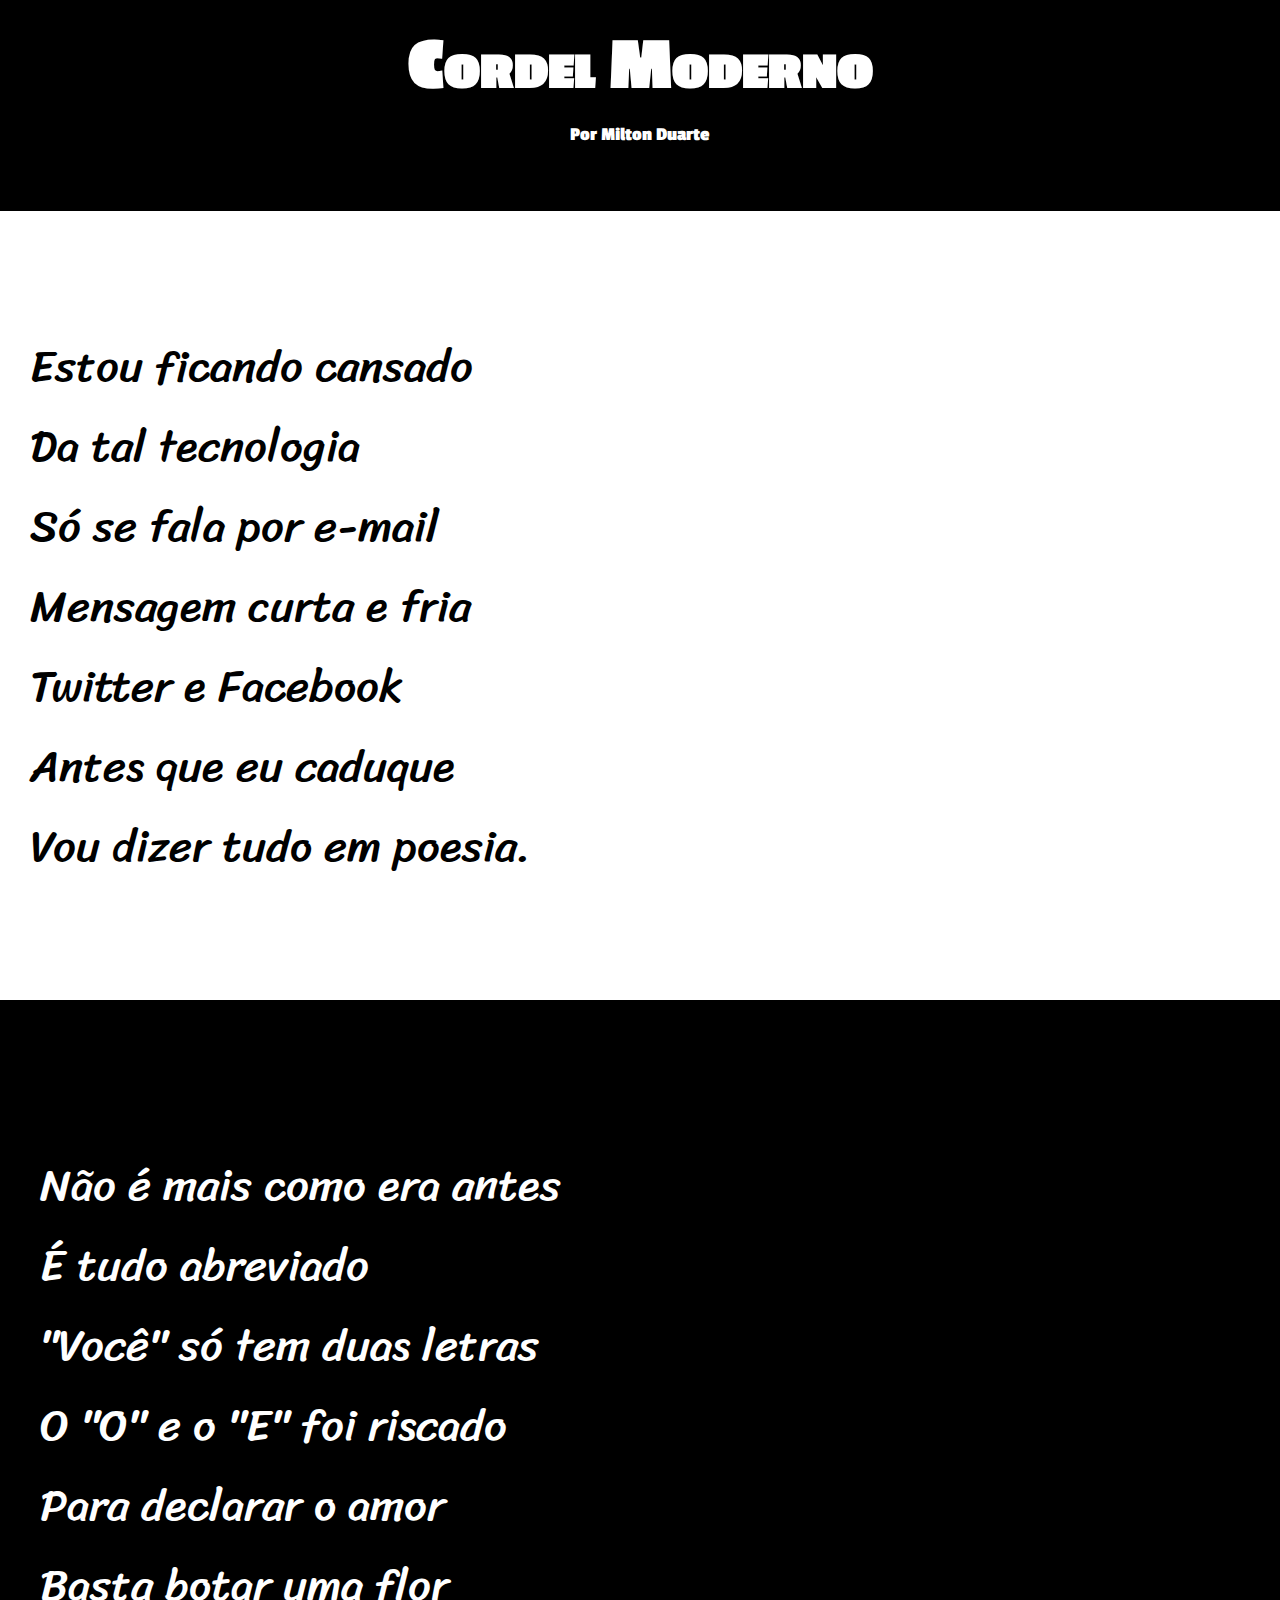
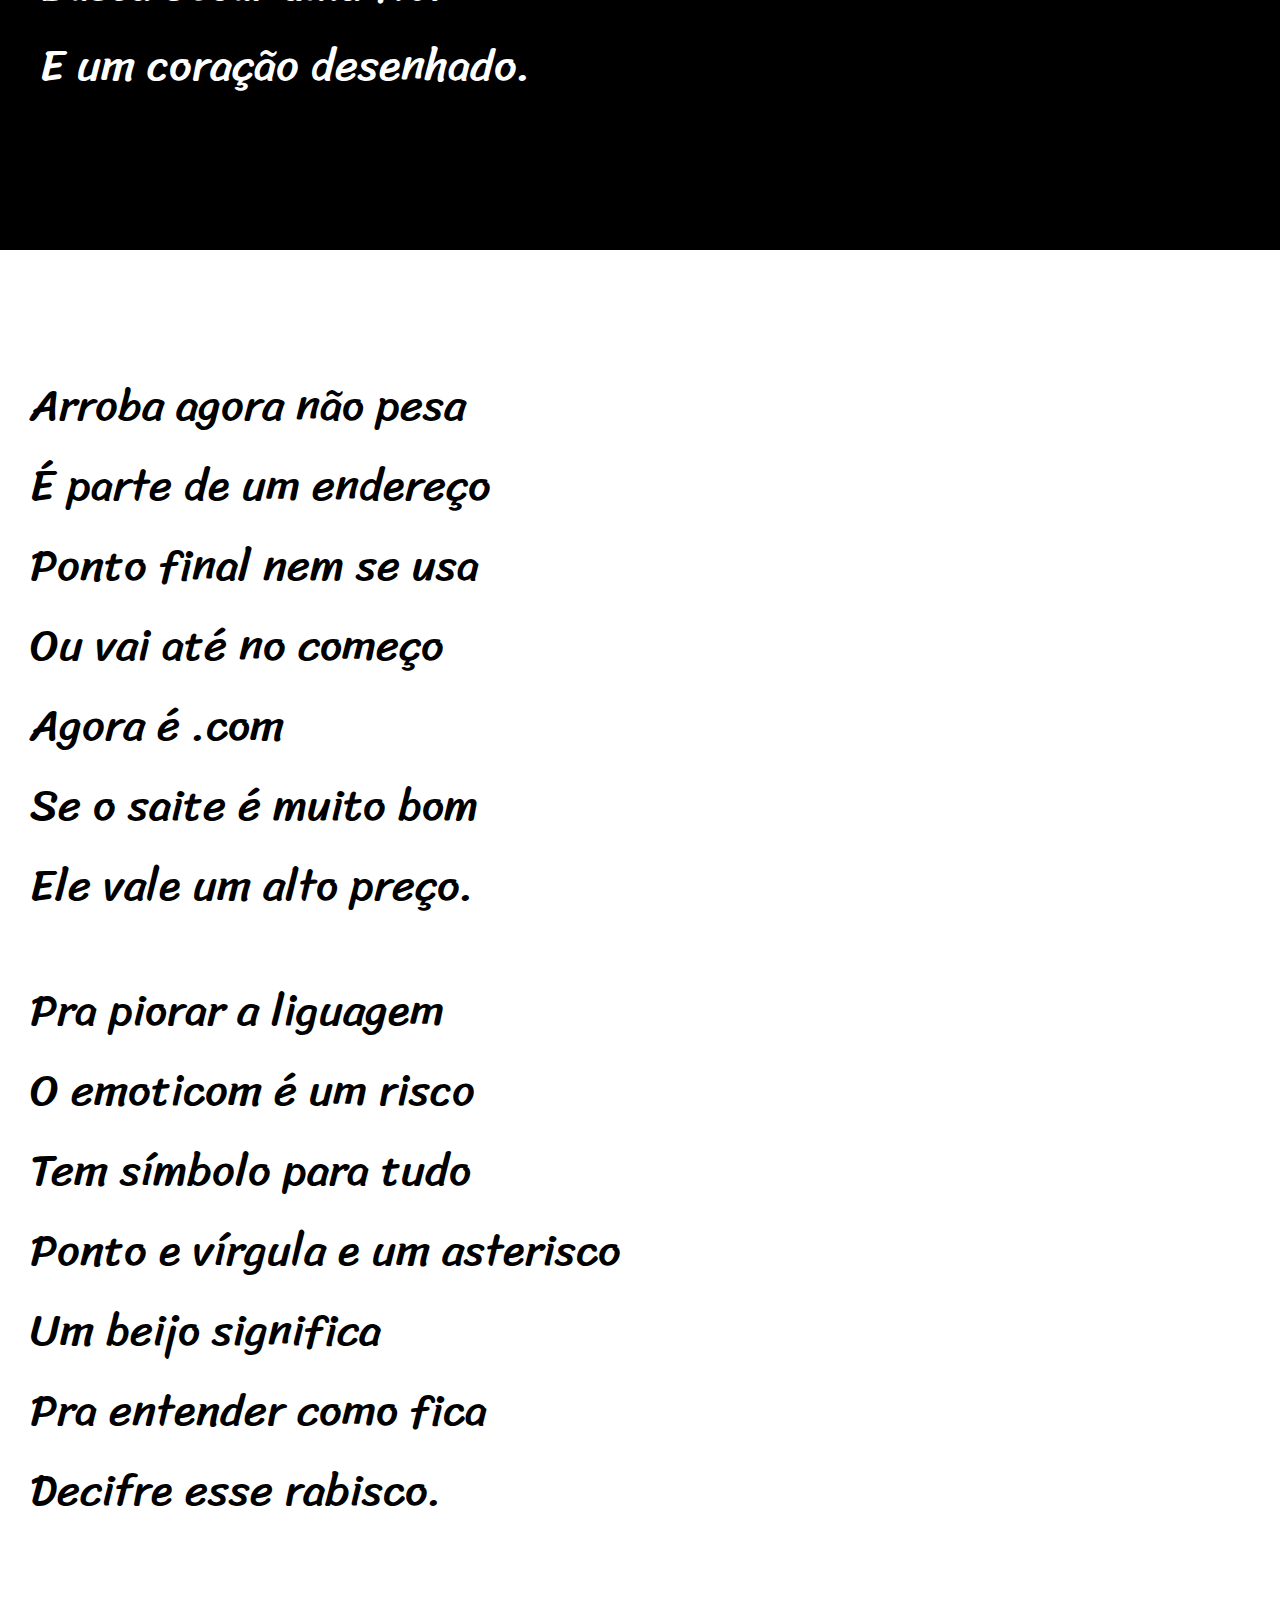
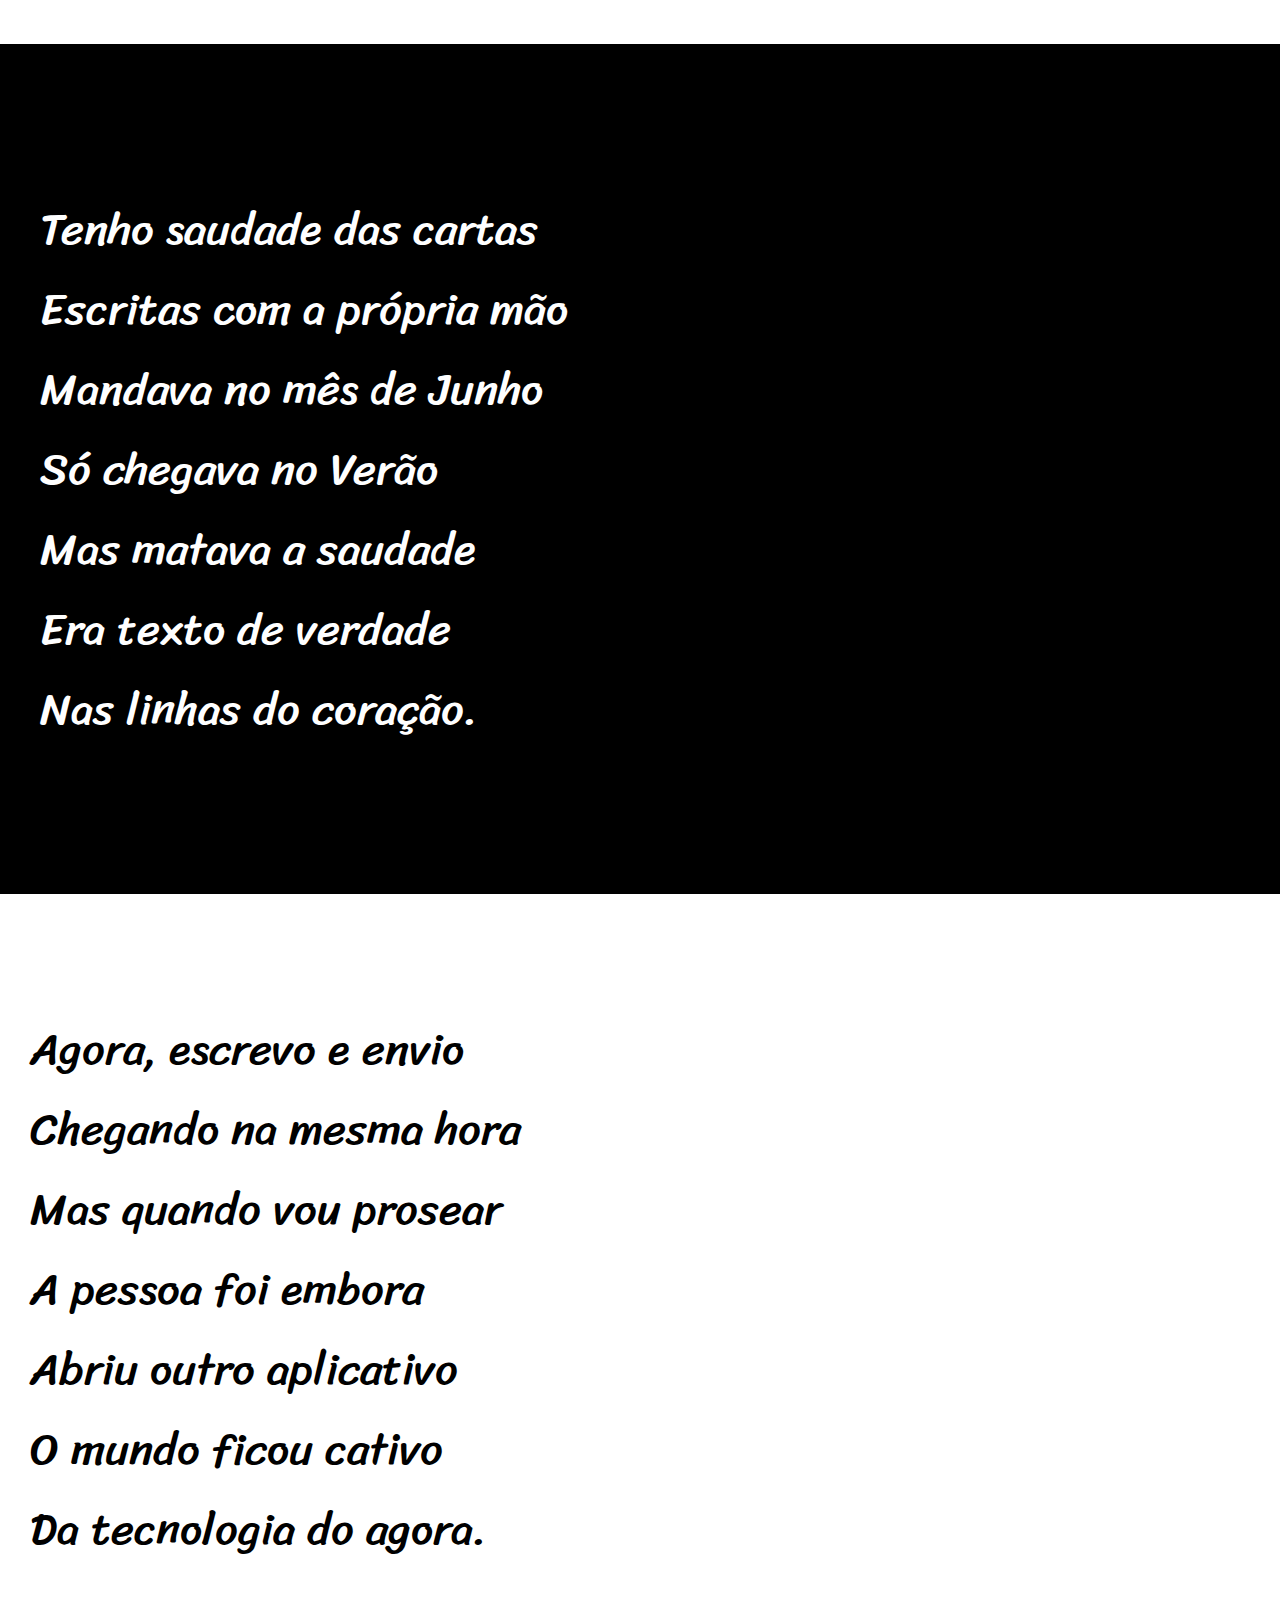
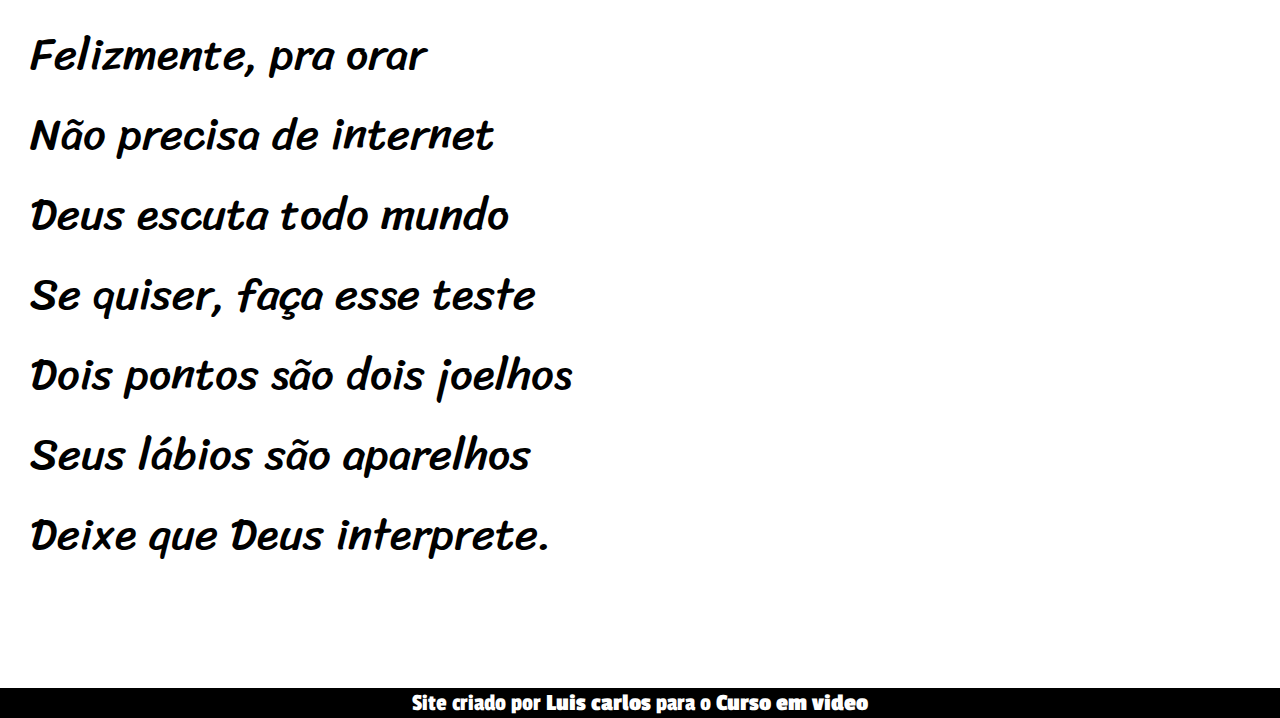
<file: projetocordel/index.html>
<!DOCTYPE html>
<html lang="pt-br">
<head>
    <meta charset="UTF-8">
    <meta name="viewport" content="width=device-width, initial-scale=1.0">
    <title>Cordel Moderno</title>
    <link rel="stylesheet" href="style.css">
</head>
<body>
    <header class="cabecario">
        <h1>Cordel Moderno</h1>
        <h2>Por <a href="https://www.recantodasletras.com.br/poesias/3186743" target="_blank" rel="next">Milton Duarte</a></h2>
    </header>
    <main>
        <section class="conteudo">
            <p>Estou ficando cansado <br> Da tal tecnologia <br> Só se fala por e-mail <br> Mensagem curta e fria <br> Twitter e Facebook <br> Antes que eu caduque <br> Vou dizer tudo em poesia.</p>
        </section>
        <section id="img0">
            <div>
                <p class="conteudo2">
                Não é mais como era antes <br>
                É tudo abreviado <br>
                "Você" só tem duas letras <br>
                O "O" e o "E" foi riscado <br>
                Para declarar o amor <br>
                Basta botar uma flor <br>
                E um coração desenhado. <br>
                </p>
            </div>
        </section>
        <section class="conteudo">
            <p>
                Arroba agora não pesa <br>
                É parte de um endereço <br>
                Ponto final nem se usa <br>
                Ou vai até no começo <br>
                Agora é .com <br>
                Se o saite é muito bom <br>
                Ele vale um alto preço. <br>
            </p>
            <p>
                Pra piorar a liguagem <br>
                O emoticom é um risco <br>
                Tem símbolo para tudo <br>
                Ponto e vírgula e um asterisco <br>
                Um beijo significa <br>
                Pra entender como fica <br>
                Decifre esse rabisco. <br>
            </p>
        </section>
        <section id="img1">
            <div>
                <p class="conteudo2">
                    Tenho saudade das cartas <br>
                    Escritas com a própria mão <br>
                    Mandava no mês de Junho <br>
                    Só chegava no Verão <br>
                    Mas matava a saudade <br>
                    Era texto de verdade <br>
                    Nas linhas do coração. <br>
                </p>
            </div>
        </section>
        <section class="conteudo">
            <p>
                Agora, escrevo e envio <br>
                Chegando na mesma hora <br>
                Mas quando vou prosear <br>
                A pessoa foi embora <br>
                Abriu outro aplicativo <br>
                O mundo ficou cativo <br>
                Da tecnologia do agora. <br>              
            </p>
            <p>
                Felizmente, pra orar <br>
                Não precisa de internet <br>
                Deus escuta todo mundo <br>
                Se quiser, faça esse teste <br>
                Dois pontos são dois joelhos <br>
                Seus lábios são aparelhos <br>
                Deixe que Deus interprete. <br>                
            </p>
        </section>

    </main>
    <footer>
        <p>Site criado por <strong><a href="https://github.com/Luiswittlich" target="_blank">Luis carlos</a></strong> para o <strong>Curso em video</strong></p>
    </footer>
    
</body>
</html>
</file>
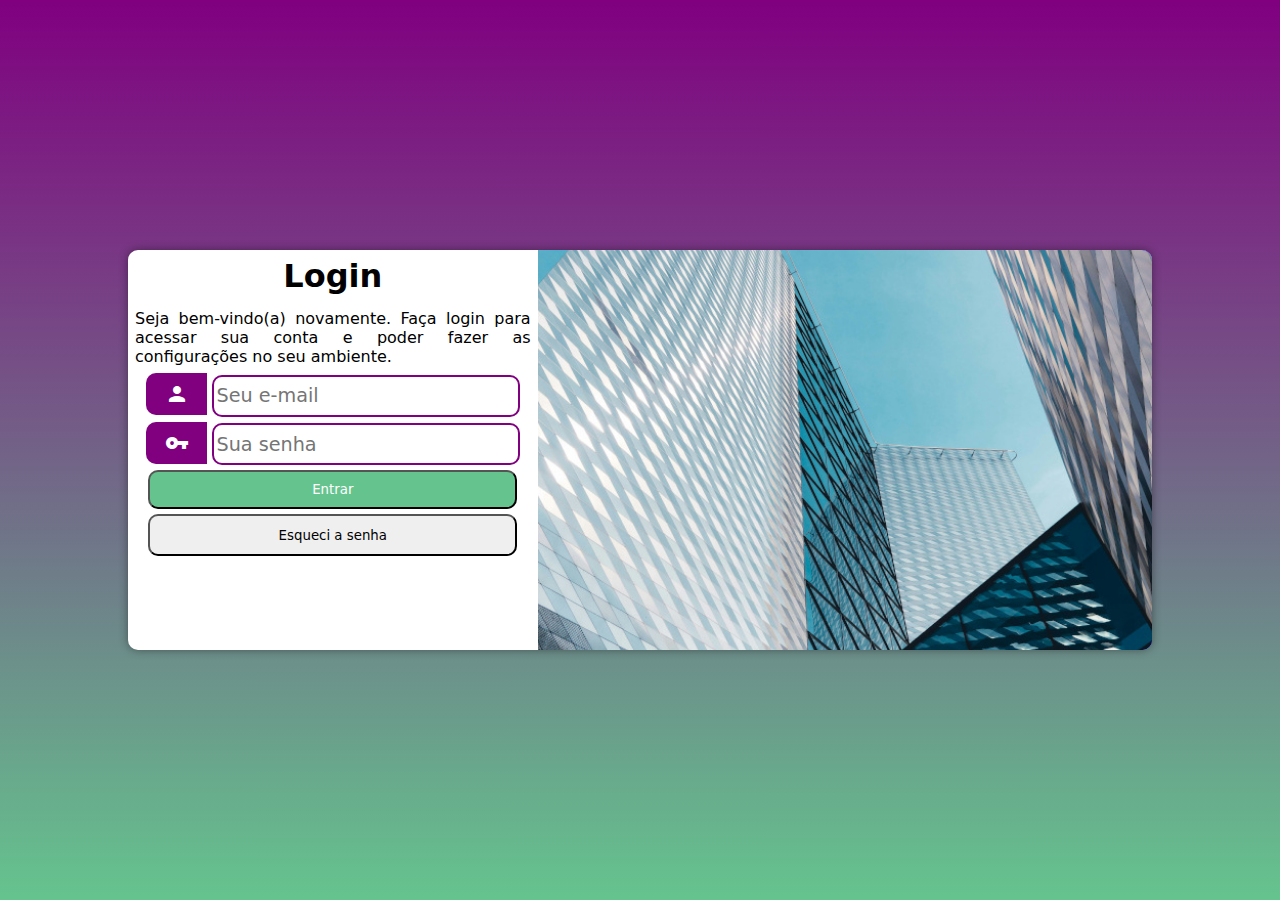
<file: projetologin/index.html>
<!DOCTYPE html>
<html lang="pt-br">
<head>
    <meta charset="UTF-8">
    <meta name="viewport" content="width=device-width, initial-scale=1.0">
    <title>Login</title>
    <link href="https://fonts.googleapis.com/icon?family=Material+Icons" rel="stylesheet">
    <link rel="stylesheet" href="estilos/style.css">
    <link rel="stylesheet" href="estilos/media-query.css">
</head>
<body>
    <main>
        <section id="login">
            <div id="img"></div>
            <div id="login2">
                <h1>Login</h1>
                <p>Seja bem-vindo(a) novamente. Faça login para acessar sua conta e poder fazer as configurações no seu ambiente.</p>
                <form action="cadastro.php" method="post">
                <div class="campo">
                    <i class="material-icons">person</i>
                    <input class="login" type="email" name="login" id="ilogin" required placeholder="Seu e-mail" autocomplete="email">
                </div>
                <div class="campo">
                    <i class="material-icons">vpn_key</i>
                    <input class="login" type="password" name="senha" id="isenha" required placeholder="Sua senha" minlength="8" autocomplete="current-password">
                </div>
                <div>
                    <input id="entrar" type="submit" value="Entrar"> <br>
                    <input class="esqueci" type="button" value="Esqueci a senha">
                </div>
                </form>

            </div>
        </section>
    </main>
</body>
</html>
</file>
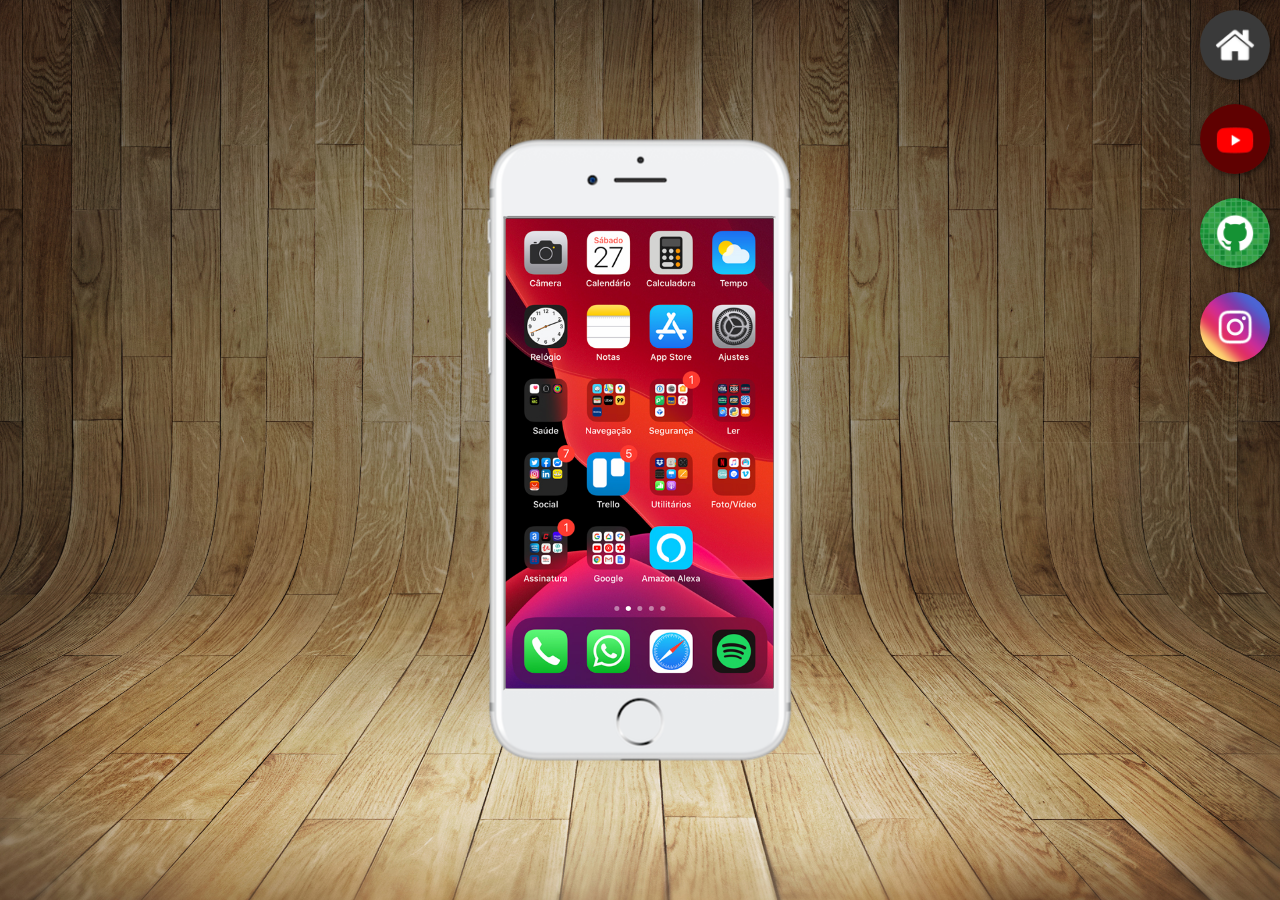
<file: projetoredessociais/index.html>
<!DOCTYPE html>
<html lang="pt-br">
<head>
    <meta charset="UTF-8">
    <meta name="viewport" content="width=device-width, initial-scale=1.0">
    <link rel="shortcut icon" href="imagens/favicon.ico" type="image/x-icon">
    <title>Projeto Redes Sociais</title>
    <link rel="stylesheet" href="estilos/style.css">
</head>
<body>
    <main>
        <section id="celular">
            <iframe id="tela" src="home.html" name="tela">

            </iframe>

        </section>
        <section id="sociais">
            <a href="home.html" target="tela"><img src="imagens/logo-home.jpg" alt="Home"></a><br>
            <a href="youtube.html" target="tela"><img src="imagens/logo-youtube.jpg" alt="Youtube"></a><br>
            <a href="github.html" target="tela"><img src="imagens/logo-github.jpg" alt="Github"></a><br>
            <a href="instagram.html" target="tela"><img src="imagens/logo-instagram.jpg" alt="Instagram"></a><br>
            <!--<a href="#" target="tela"><img src="imagens/logo-twitter.jpg" alt="Twitter"></a><br>
            <a href="#" target="tela"><img src="imagens/logo-facebook.jpg" alt="Facebook"></a><br>-->
        </section>
    </main>
    
</body>
</html>
</file>
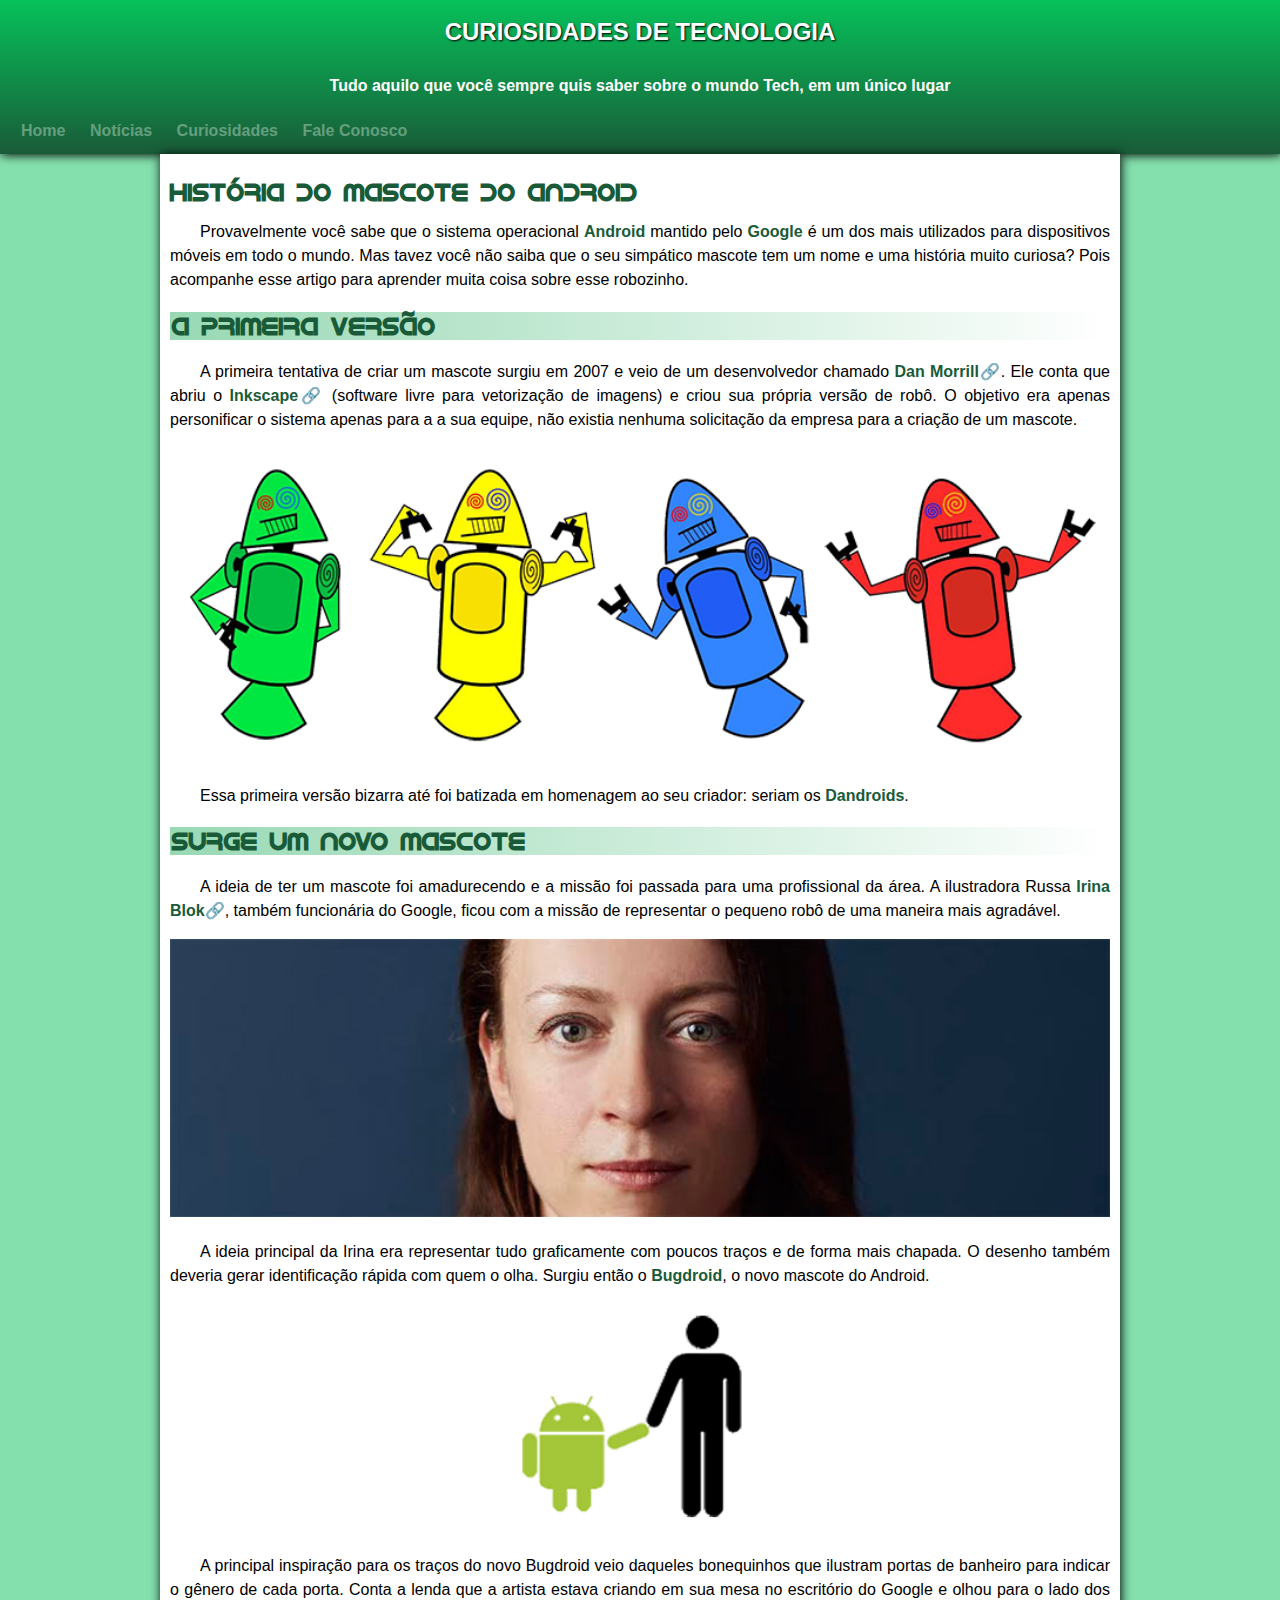
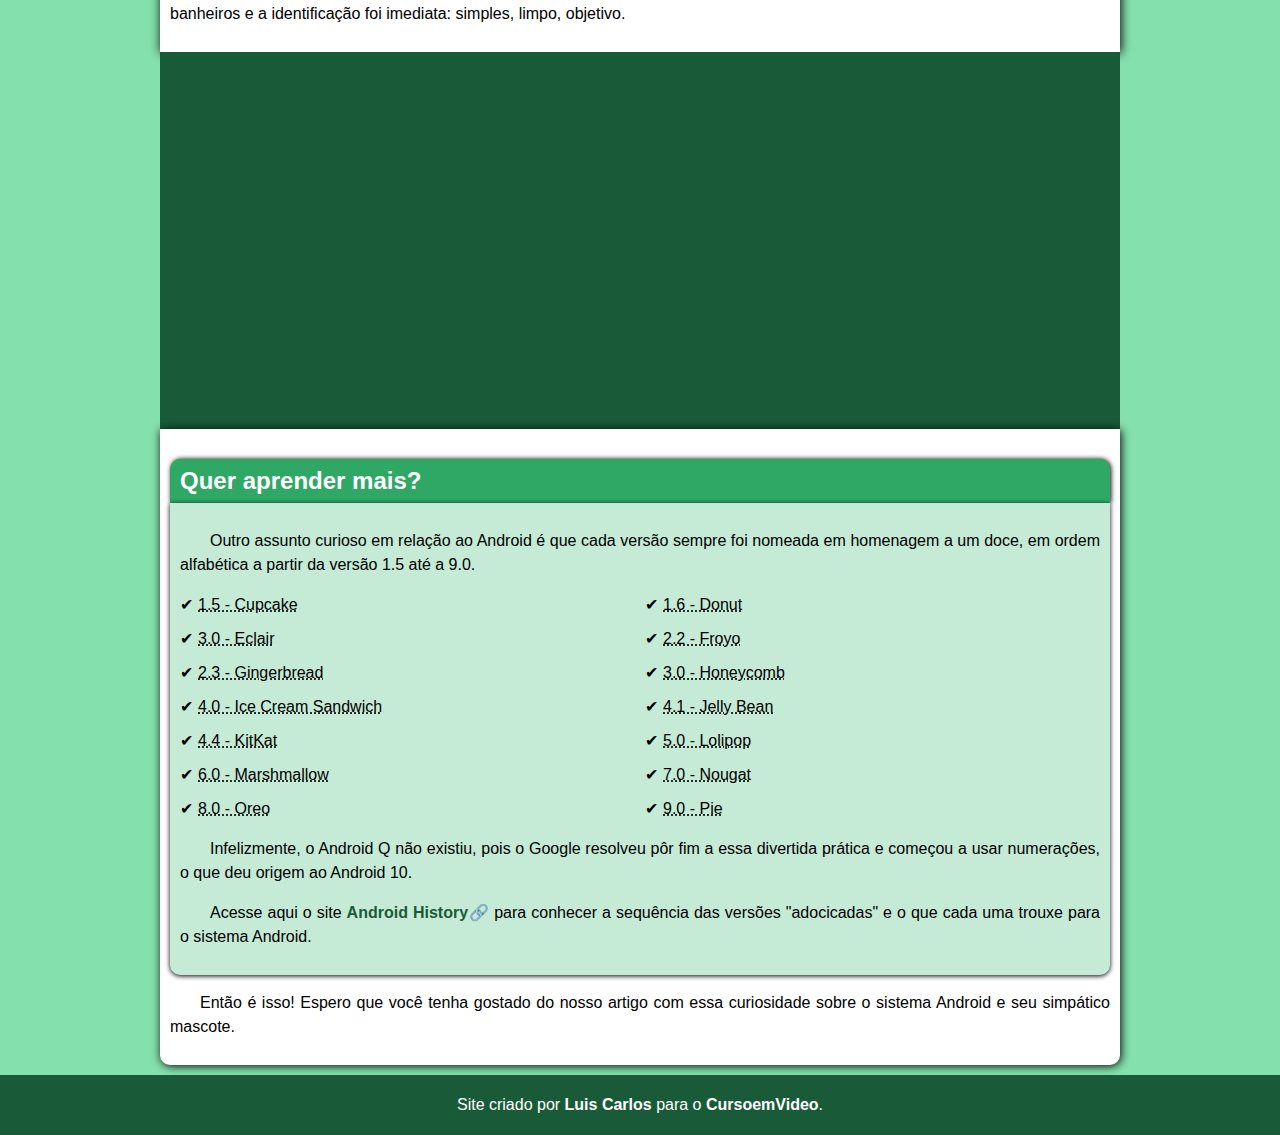
<file: Siteandroid/index.html>
<!DOCTYPE html>
<html lang="pt-br">
<head>
    <meta charset="UTF-8">
    <meta name="viewport" content="width=device-width, initial-scale=1.0">
    <link rel="shortcut icon" href="imagens/favicon.ico" type="image/x-icon">
    <title>Android</title>
    <link rel="stylesheet" href="style.css">
</head>
<body>
    <header>
        <h1>CURIOSIDADES DE TECNOLOGIA</h1>
        <h2> Tudo aquilo que você sempre quis saber sobre o mundo Tech, em um único lugar</h2>
        <nav>
            <a href="#">Home</a>
            <a href="#">Notícias</a>
            <a href="#">Curiosidades</a>
            <a href="#">Fale Conosco</a>
        </nav>
    </header>
    <main>
        <section id="historia">
            <article id="primeirav">
                <h1 class="tandroid">História do mascote do android</h1>
                <p class="paragrafo">Provavelmente você sabe que o sistema operacional <spawn class="strg">Android</spawn> mantido pelo <span class="strg">Google</span> é um dos mais utilizados para dispositivos móveis em todo o mundo. Mas tavez você não saiba que o seu simpático mascote tem um nome e uma história muito curiosa? Pois acompanhe esse artigo para aprender muita coisa sobre esse robozinho.</p>
                <h2 class="t2android">A primeira versão</h2>
                <p class="paragrafo">A primeira tentativa de criar um mascote surgiu em 2007 e veio de um desenvolvedor chamado <a class="link" href="https://androidcommunity.com/dan-morrill-shows-us-the-android-mascot-that-almost-was-20130103/" target="_blank" rel="next">Dan Morrill</a>. Ele conta que abriu o <a class="link" href="https://inkscape.org/pt-br/sobre/" target="_blank" rel="next">Inkscape</a> (software livre para vetorização de imagens) e criou sua própria versão de robô. O objetivo era apenas personificar o sistema apenas para a a sua equipe, não existia nenhuma solicitação da empresa para a criação de um mascote.
                </p>
                    <div>
                       <picture>
                         <source media="(max-width: 350px)" srcset="imagens/dan-droids-pqc.png" type="image/png">
                        <source media="(max-width: 950px)" srcset="imagens/dan-droids-pq.png" type="image/png">
                        <img src="imagens/dan-droids.png" alt="Androids">
                       </picture>
                    </div>
                <p class="paragrafo">Essa primeira versão bizarra até foi batizada em homenagem ao seu criador: seriam os <span class="strg">Dandroids</span>.</p>
            </article>

            <article id="novo mascote">
                <h2 class="t2android">Surge um novo mascote</h2> 
                <p class="paragrafo">A ideia de ter um mascote foi amadurecendo e a missão foi passada para uma profissional da área. A ilustradora Russa <a class="link" href="https://www.irinablok.com/about" target="_blank" rel="next">Irina Blok</a>, também funcionária do Google, ficou com a missão de representar o pequeno robô de uma maneira mais agradável.</p> 
                    <div>
                        <picture>
                         <source media="(max-width: 600px)" srcset="imagens/irina-blok-pq.jpg" type="image/jpg">
                         <img src="imagens/irina-blok.jpg" alt="Irina">   
                        </picture>
                    </div>
                <p class="paragrafo">A ideia principal da Irina era representar tudo graficamente com poucos traços e de forma mais chapada. O desenho também deveria gerar identificação rápida com quem o olha. Surgiu então o <spawn class="strg">Bugdroid</spawn>, o novo mascote do Android.</p>
                    </div>
                        <img src="imagens/bugdroid.png" class="pequena" alt="Bugdoid">
                    </div>
                <p class="paragrafo">A principal inspiração para os traços do novo Bugdroid veio daqueles bonequinhos que ilustram portas de banheiro para indicar o gênero de cada porta. Conta a lenda que a artista estava criando em sua mesa no escritório do Google e olhou para o lado dos banheiros e a identificação foi imediata: simples, limpo, objetivo.</p>                 
            </article>
        </section>
    </main>
         <div class="video"><iframe width="90%" height="350" src="https://www.youtube.com/embed/l2UDgpLz20M?si=7_gcYJBxLd_-KUi4" title="YouTube video player" frameborder="0" allow="accelerometer; autoplay; clipboard-write; encrypted-media; gyroscope; picture-in-picture; web-share" referrerpolicy="strict-origin-when-cross-origin" allowfullscreen></iframe></div>
    <main id="final">
        <section>

            <h2 class="t3android">Quer aprender mais?</h2>
        <div class="paragrafo2">
            <p>Outro assunto curioso em relação ao Android é que cada versão sempre foi nomeada em homenagem a um doce, em ordem alfabética a partir da versão 1.5 até a 9.0.</p>
            <ul class="lista">
                <li><abbr title="Pequeno Bolinho">1.5 - Cupcake</abbr></li>
                <li><abbr title="Rosquinha">1.6 - Donut</abbr></li>
                <li><abbr title="Doce Francês recheado">3.0 - Eclair</abbr></li>
                <li><abbr title="Iogurte Congelado">2.2 - Froyo</abbr></li>
                <li><abbr title="Biscoito de Gengibre">2.3 - Gingerbread</abbr></li>
                <li><abbr title="Caramelo de mel crocante">3.0 - Honeycomb</abbr></li>
                <li><abbr title="Sanduiche de sorvete">4.0 - Ice Cream Sandwich</abbr></li>
                <li><abbr title="Jujuba">4.1 - Jelly Bean</abbr></li>
                <li><abbr title="BArra de chocolate recheado">4.4 - KitKat</abbr></li>
                <li><abbr title="Pirulito">5.0 - Lolipop</abbr></li>
                <li><abbr title="Marshmallow">6.0 - Marshmallow</abbr></li>
                <li><abbr title="Torrone">7.0 - Nougat</abbr></li>
                <li><abbr title="Bolacha">8.0 - Oreo</abbr></li>
                <li><abbr title="Torta">9.0 - Pie</abbr></li>
            </ul>
            <p>Infelizmente, o Android Q não existiu, pois o Google resolveu pôr fim a essa divertida prática e começou a usar numerações, o que deu origem ao Android 10.</p>
            <p>Acesse aqui o site <a class="link" href="https://www.geeksforgeeks.org/android/history-of-android/" target="_blank" rel="next">Android History</a> para conhecer a sequência das versões "adocicadas" e o que cada uma trouxe para o sistema Android.</p>
        </div>
        <p class="paragrafo">Então é isso! Espero que você tenha gostado do nosso artigo com essa curiosidade sobre o sistema Android e seu simpático mascote.
</p>
        </section>
    </main>
    <footer>
        <p>Site criado por <strong>Luis Carlos</strong> para o <strong>CursoemVideo</strong>.</p>
    </footer>
    
</body>
</html>
</file>
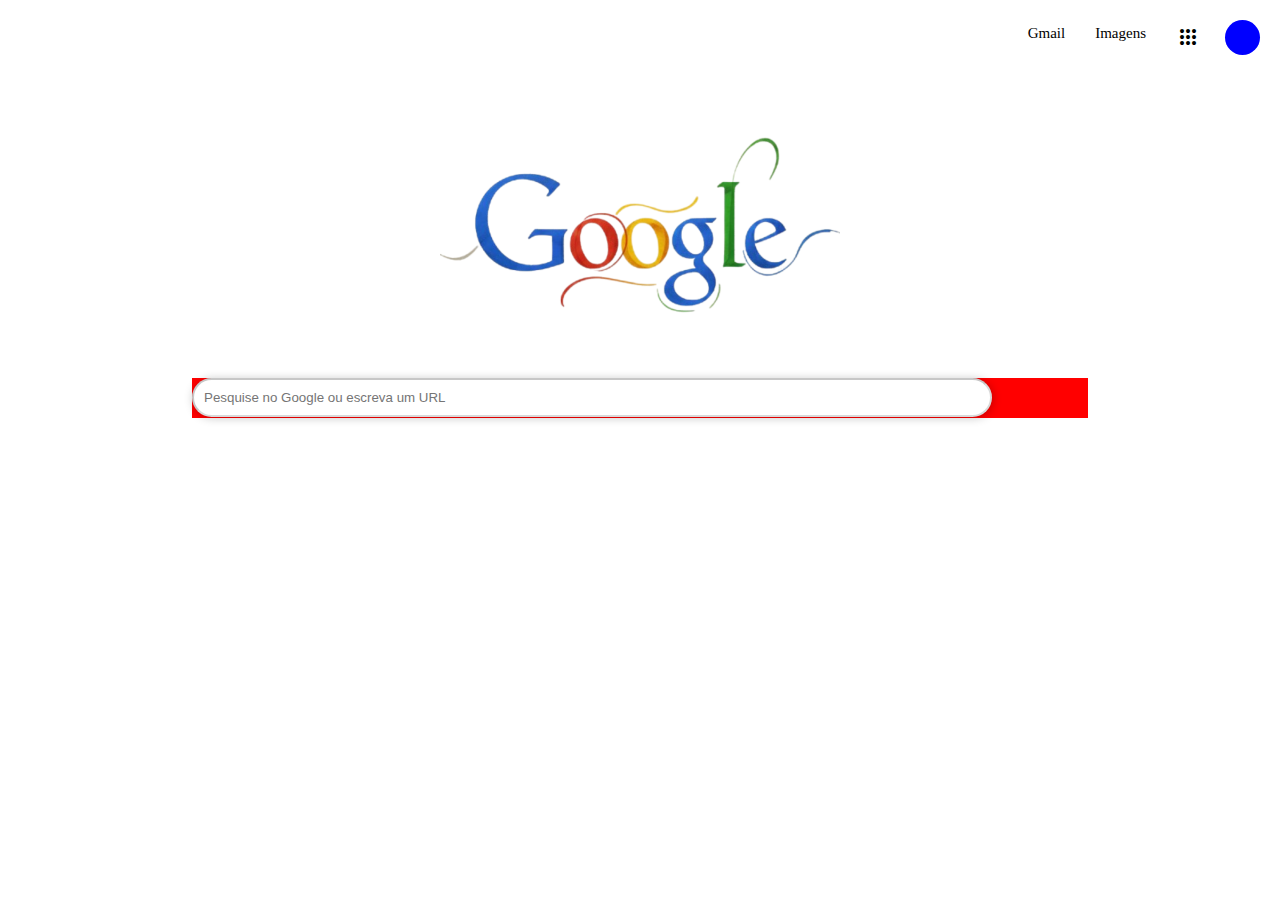
<file: Tela Google/index.html>
<!DOCTYPE html>
<html lang="pt-br">
<head>
    <meta charset="UTF-8">
    <meta name="viewport" content="width=device-width, initial-scale=1.0">
    <title>Google</title>
    <link rel="stylesheet" href="style.css">
    <link rel="stylesheet" href="https://fonts.googleapis.com/css2?family=Material+Symbols+Outlined:opsz,wght,FILL,GRAD@20..48,100..700,0..1,-50..200&icon_names=apps" />
</head>
<body>
    <header>
        <div id="tools">
            <div><a href="#">Gmail</a></div>
            <div><a href="#">Imagens</a></div>
            <div><span class="material-symbols-outlined">apps</span></div>
            <div id="account"></div>
        </div>
    </header>
    <section>
        <div id="container">
            <div id="logo"></div>
        </div>
        <div id="search-box">
            <input type="search" name="search" id="search" placeholder="Pesquise no Google ou escreva um URL">
        </div>
        <div id="visited">

        </div>

    </section>
</body>
</html>
</file>
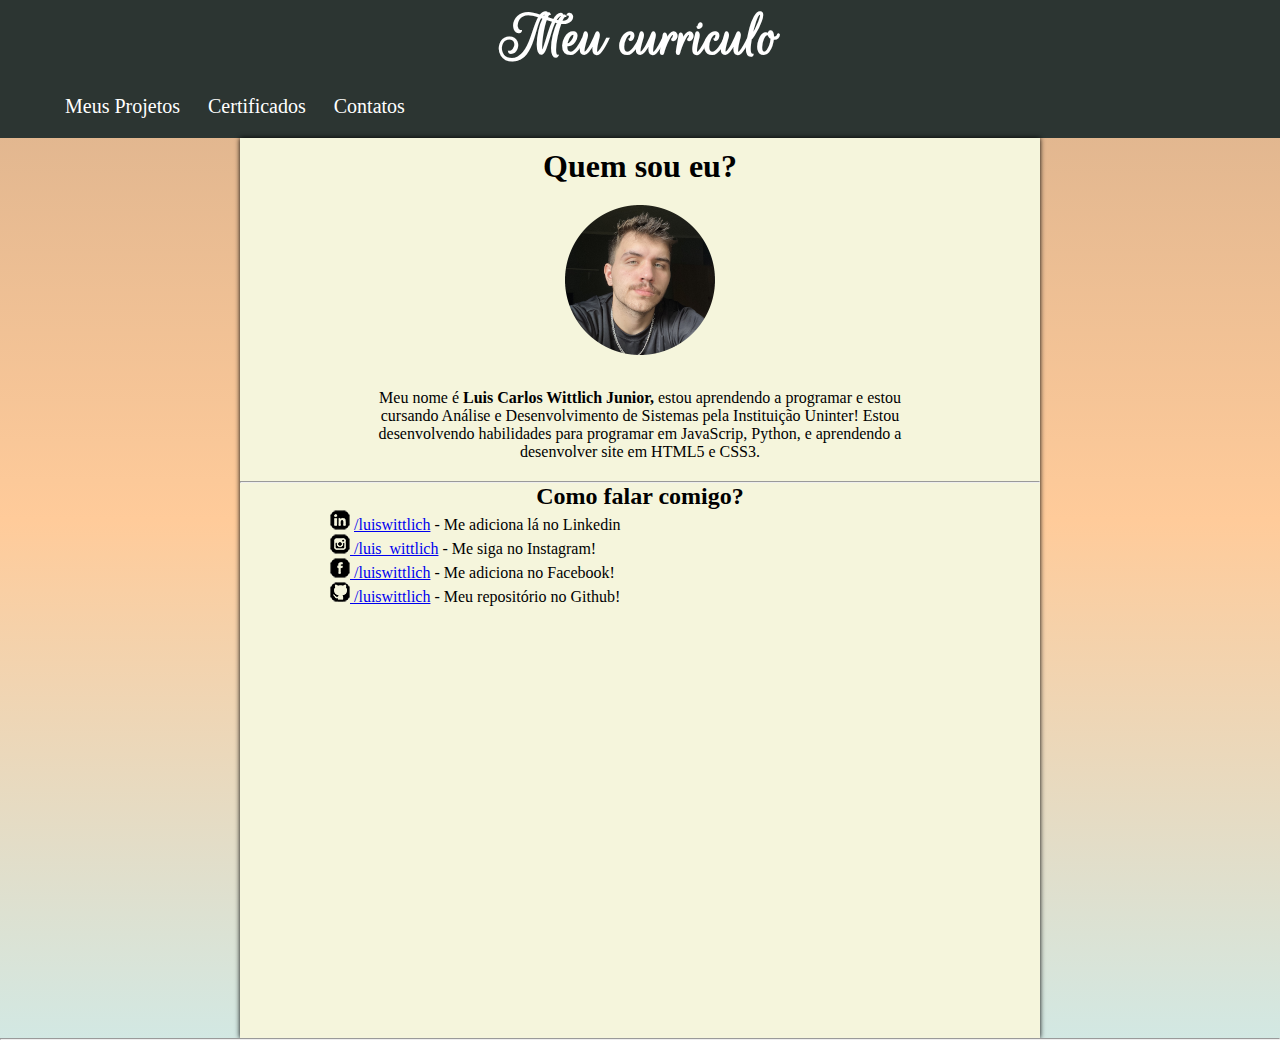
<file: curriculo/Ex005.html>
<!DOCTYPE html>
<html lang="pt-br">
<head>
    <meta charset="UTF-8">
    <meta name="viewport" content="width=device-width, initial-scale=1.0">
    <link rel="shortcut icon" href="Icon.ico" type="image/x-icon">
    <title>Social</title>
    <style>
        @import url('https://fonts.googleapis.com/css2?family=Pacifico&display=swap');

        @import url('https://fonts.googleapis.com/css2?family=Rouge+Script&display=swap');

        * {
            margin: 0px;
            padding: 0px;
        }
        :root {
            --fonte1:'Pacifico';
            --fonte2:'Rouge Script';
        }
        body {
            background-image: linear-gradient(to bottom, #D8B08C,#FFCB9A, #D2E8E3);
            margin: auto;
        }
        header {
            font-family: var(--fonte2);
            font-size: 2em;
            font-weight: lighter;
            margin: auto;
            background-color: #2C3532;
            color: white;
            text-align: center;

        }
        nav {
            margin-left: 5vh;
            text-align: left;
            padding: 10px;
        }
        nav a{
            display: inline-block;
            text-decoration: none;
            color: white;
            font-family: 'Times New Roman', Times, serif;
            font-size: 20px;
            padding: 10px;
            border-radius: 5px;

            
        }
        a:hover {
            background-color: #5d6f69;
            border-radius: 5px;
            opacity: 1;
            transition: 0.5s;
        }
        main {
            background-color: beige;
            box-shadow: 0px 0px 5px 0px black;
            height: 100vh;
            max-width: 800px;
            margin: auto;
            text-align: center;

        }
        main h1 {
            padding: 10px;
        }

        main img#principal{
            padding: 10px;
        }
        main p {
            padding: 20px;
            text-align: center;
            margin-left: 10vh;
            margin-right: 10vh;

        }

        main ul {
            margin-left: 10vh;
            text-align: left;
            list-style-type: none;
        }

        
        
    </style>
</head>
<body>
    <header>
        <h1>Meu curriculo</h1>
        <nav>
            <a href="#">Meus Projetos</a>
            <a href="#">Certificados</a>
            <a href="#">Contatos</a>
        </nav>
    </header>
    <main>
        <h1>Quem sou eu?</h1>
        <img id="principal" src="img150.png" alt="Foto Perfil">
        <p>Meu nome é <strong>Luis Carlos Wittlich Junior,</strong> estou aprendendo a programar e estou cursando Análise e Desenvolvimento de Sistemas pela Instituição Uninter! Estou desenvolvendo habilidades para programar em JavaScrip, Python, e aprendendo a desenvolver site em HTML5 e CSS3.</p>
        <hr>
        <h2>Como falar comigo?</h2>
        <ul type="disk">
            <li><img src="icone-linkedin.png" alt="PAGINA linkeDin"> <a href="https://www.linkedin.com/in/luiswittlich" target="_blank" rel="external">/luiswittlich</a> - Me adiciona lá no Linkedin</li>
            <li><img src="icone-instagram.png" alt="Meu instagram"><a href="https://www.instagram.com/luis_wittlich" target="_blank" rel="external"> /luis_wittlich</a> - Me siga no Instagram!</li>
            <li><img src="icone-facebook.png" alt="Meu Facebook"><a href="https://facebook.com/luiswittlich" target="_blank" rel="external"> /luiswittlich</a> - Me adiciona no Facebook!</li>
            <li><img src="icone-github.png" alt="Github"><a href="https://github.com/Luiswittlich/Projetos.git" target="_blank" rel="external"> /luiswittlich</a> - Meu repositório no Github!</li>
    </main>
    </ul> 
    <hr>  
</body>
</html>
</file>
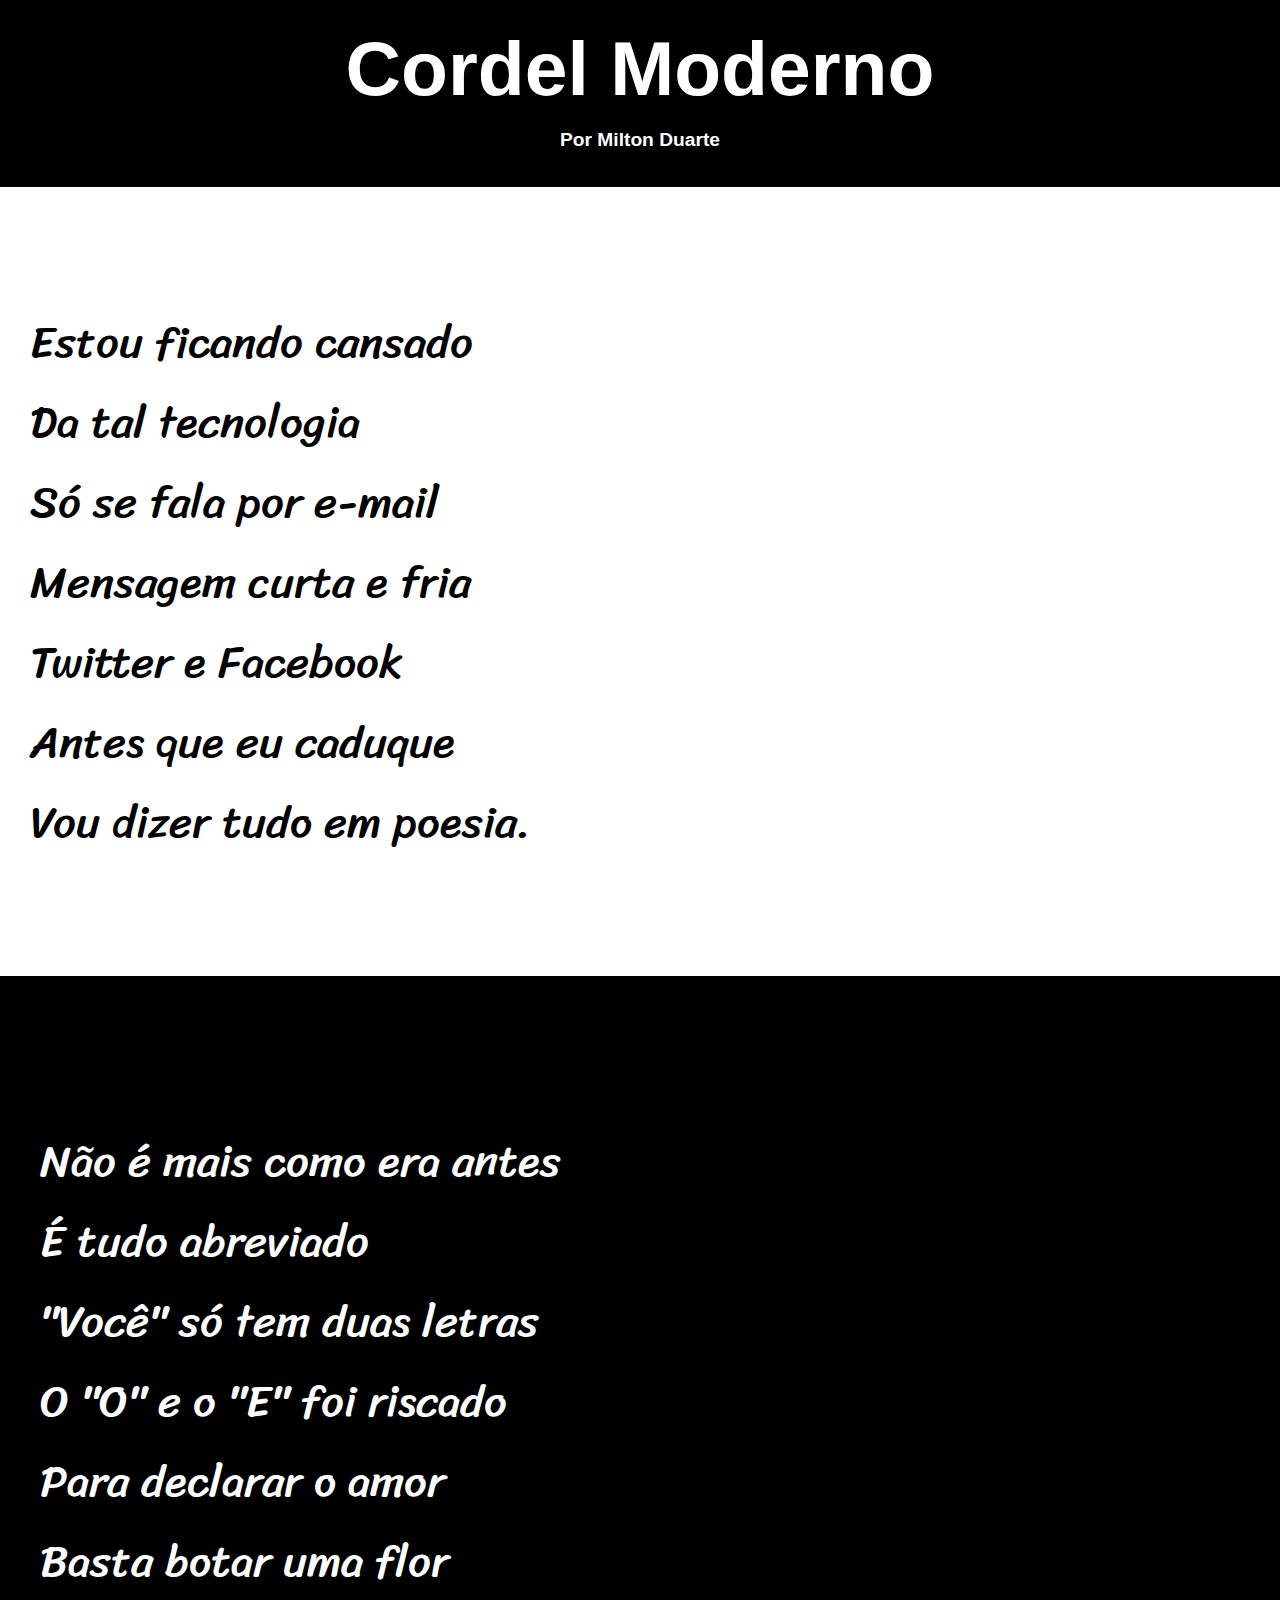
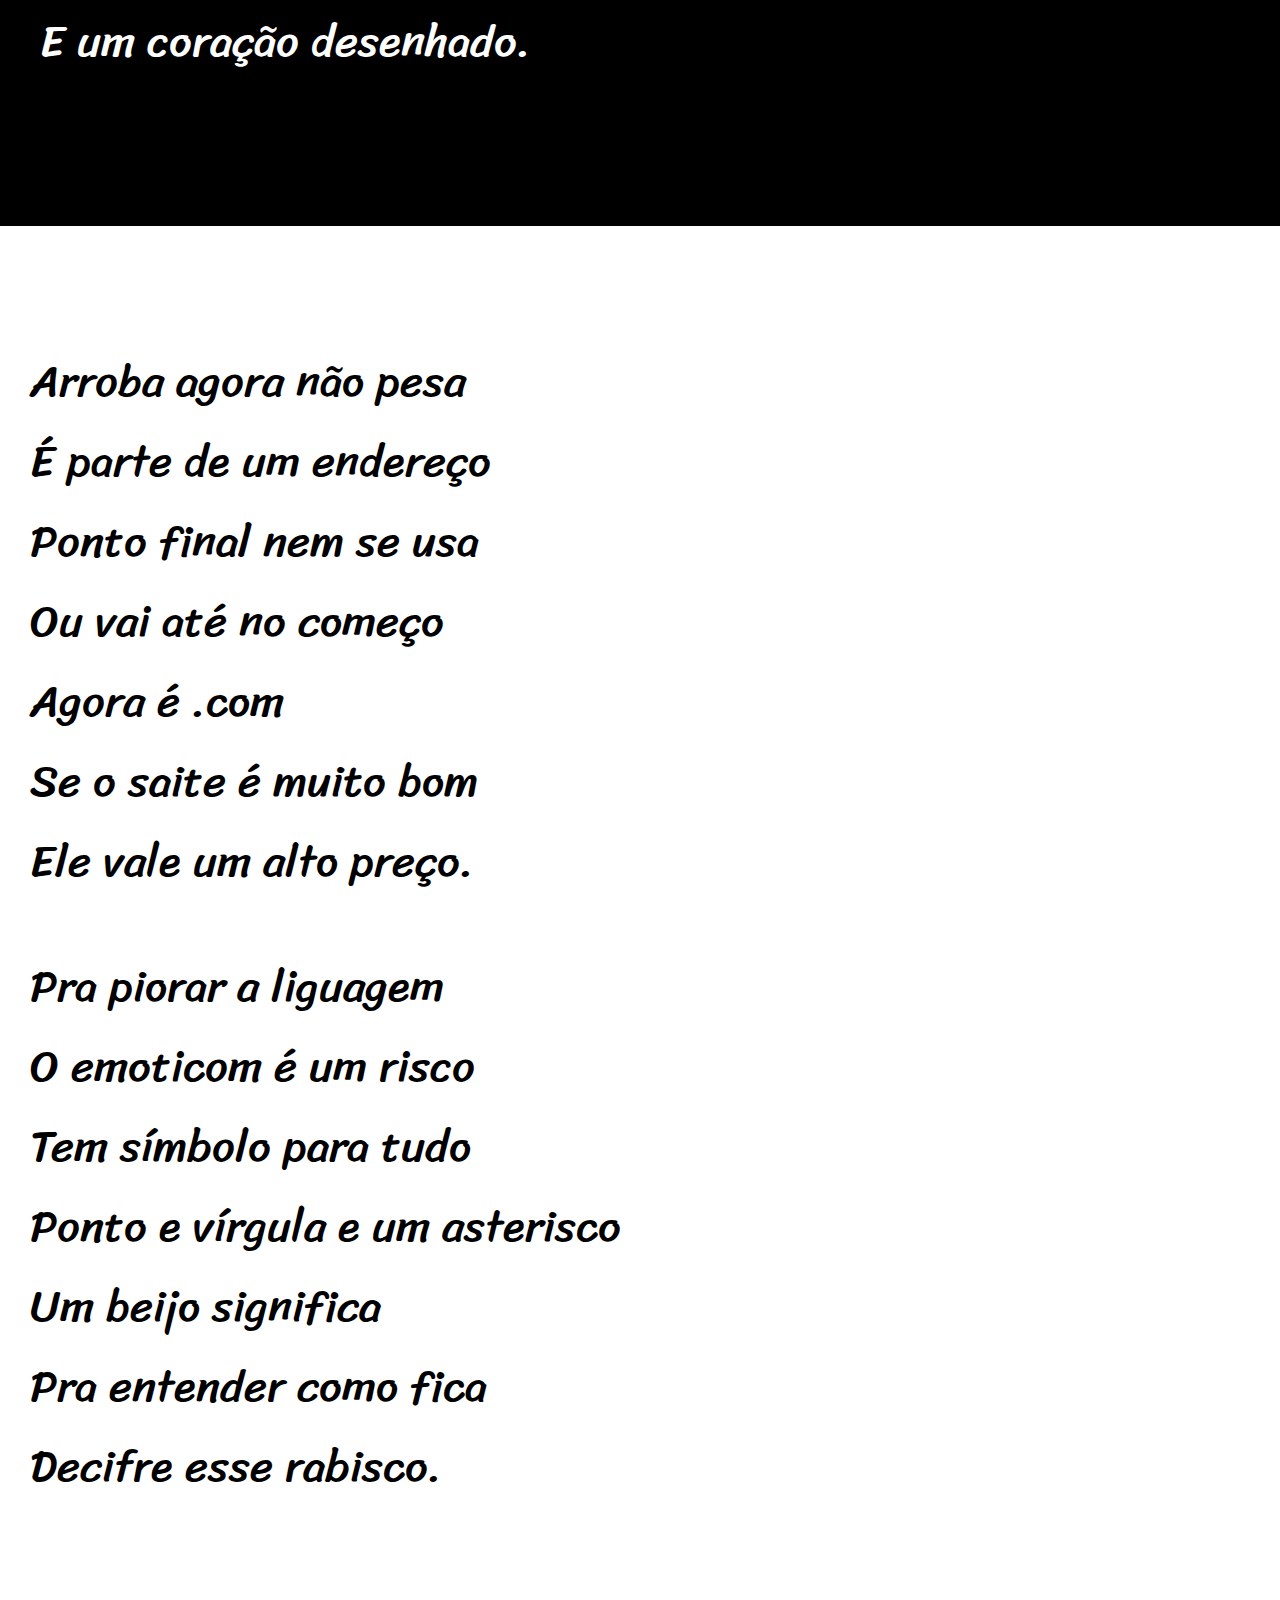
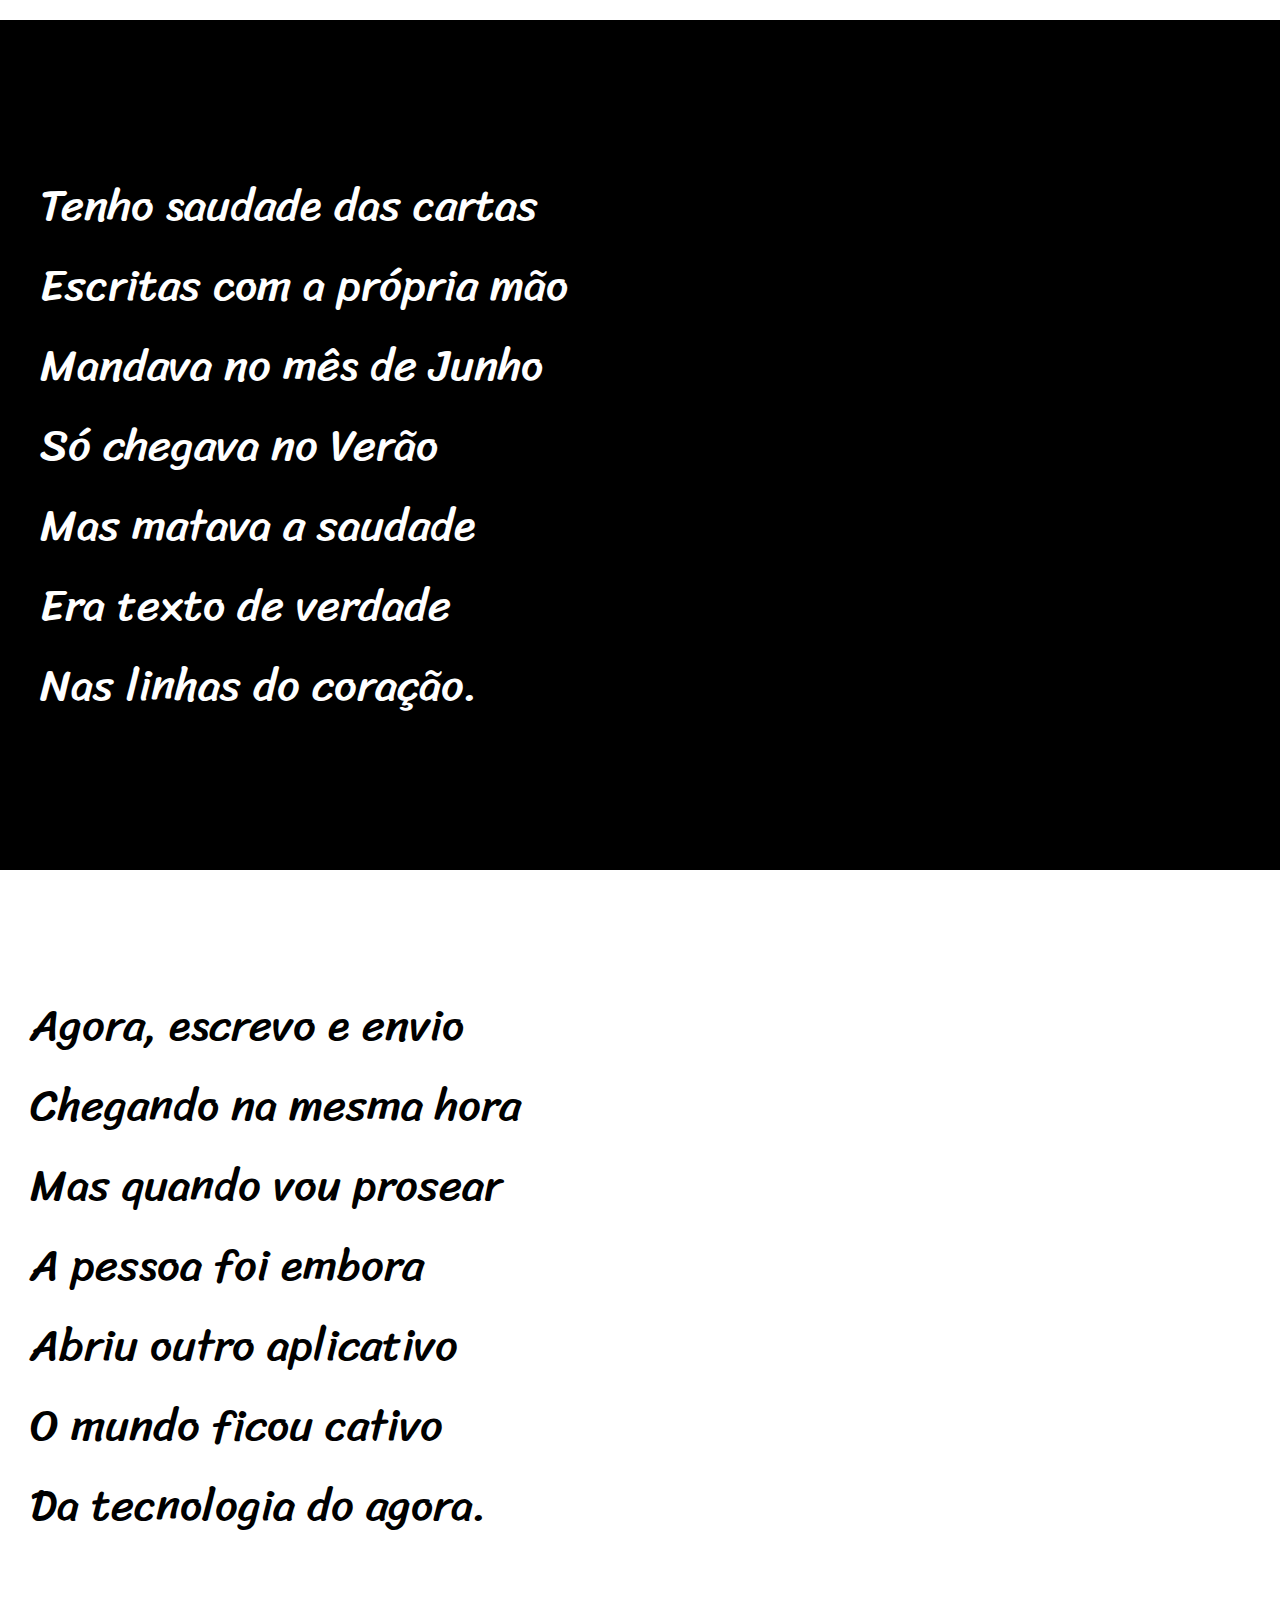
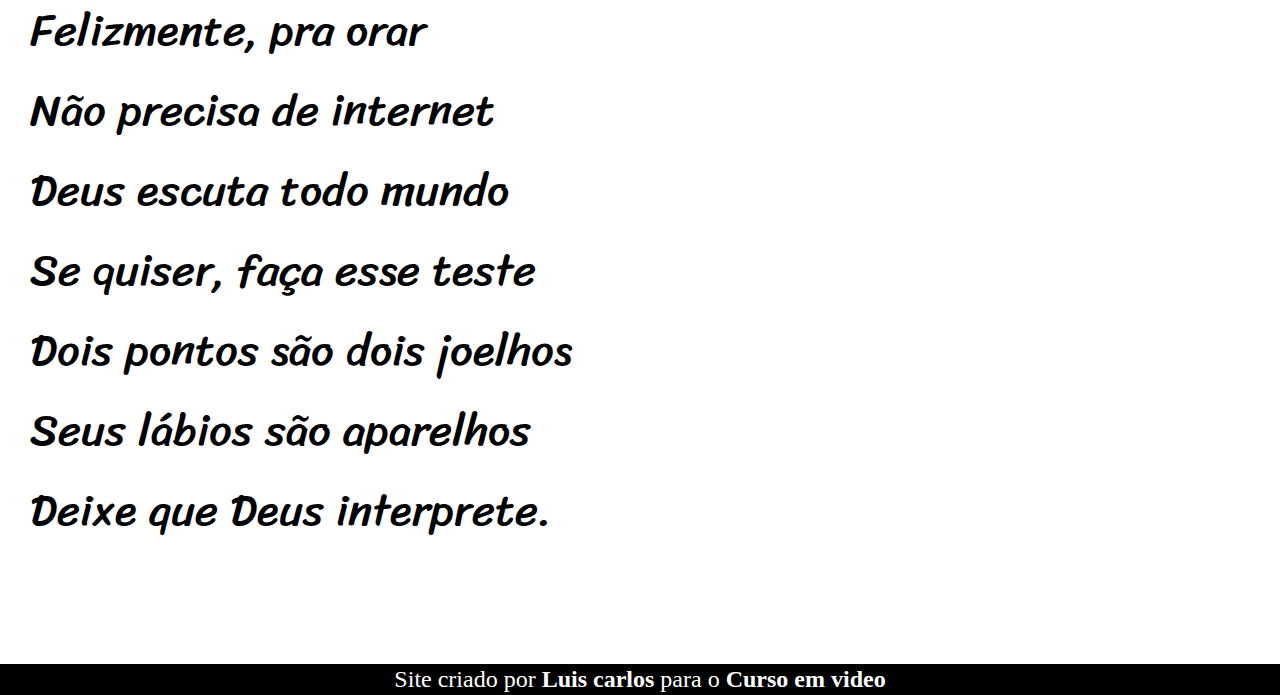
<file: projeto cordel/cordel.html>
<!DOCTYPE html>
<html lang="pt-br">
<head>
    <meta charset="UTF-8">
    <meta name="viewport" content="width=device-width, initial-scale=1.0">
    <title>Cordel Moderno</title>
    <link rel="stylesheet" href="style.css">
</head>
<body>
    <header class="cabecario">
        <h1>Cordel Moderno</h1>
        <h2>Por <strong>Milton Duarte</strong></h2>
    </header>
    <main>
        <section class="conteudo">
            <p>Estou ficando cansado <br> Da tal tecnologia <br> Só se fala por e-mail <br> Mensagem curta e fria <br> Twitter e Facebook <br> Antes que eu caduque <br> Vou dizer tudo em poesia.</p>
        </section>
        <section id="img0">
            <div>
                <p class="conteudo2">
                Não é mais como era antes <br>
                É tudo abreviado <br>
                "Você" só tem duas letras <br>
                O "O" e o "E" foi riscado <br>
                Para declarar o amor <br>
                Basta botar uma flor <br>
                E um coração desenhado. <br>
                </p>
            </div>
        </section>
        <section class="conteudo">
            <p>
                Arroba agora não pesa <br>
                É parte de um endereço <br>
                Ponto final nem se usa <br>
                Ou vai até no começo <br>
                Agora é .com <br>
                Se o saite é muito bom <br>
                Ele vale um alto preço. <br>
            </p>
            <p>
                Pra piorar a liguagem <br>
                O emoticom é um risco <br>
                Tem símbolo para tudo <br>
                Ponto e vírgula e um asterisco <br>
                Um beijo significa <br>
                Pra entender como fica <br>
                Decifre esse rabisco. <br>
            </p>
        </section>
        <section id="img1">
            <div>
                <p class="conteudo2">
                    Tenho saudade das cartas <br>
                    Escritas com a própria mão <br>
                    Mandava no mês de Junho <br>
                    Só chegava no Verão <br>
                    Mas matava a saudade <br>
                    Era texto de verdade <br>
                    Nas linhas do coração. <br>
                </p>
            </div>
        </section>
        <section class="conteudo">
            <p>
                Agora, escrevo e envio <br>
                Chegando na mesma hora <br>
                Mas quando vou prosear <br>
                A pessoa foi embora <br>
                Abriu outro aplicativo <br>
                O mundo ficou cativo <br>
                Da tecnologia do agora. <br>              
            </p>
            <p>
                Felizmente, pra orar <br>
                Não precisa de internet <br>
                Deus escuta todo mundo <br>
                Se quiser, faça esse teste <br>
                Dois pontos são dois joelhos <br>
                Seus lábios são aparelhos <br>
                Deixe que Deus interprete. <br>                
            </p>
        </section>

    </main>
    <footer>
        <p>Site criado por <strong>Luis carlos</strong> para o <strong>Curso em video</strong></p>
    </footer>
    
</body>
</html>
</file>
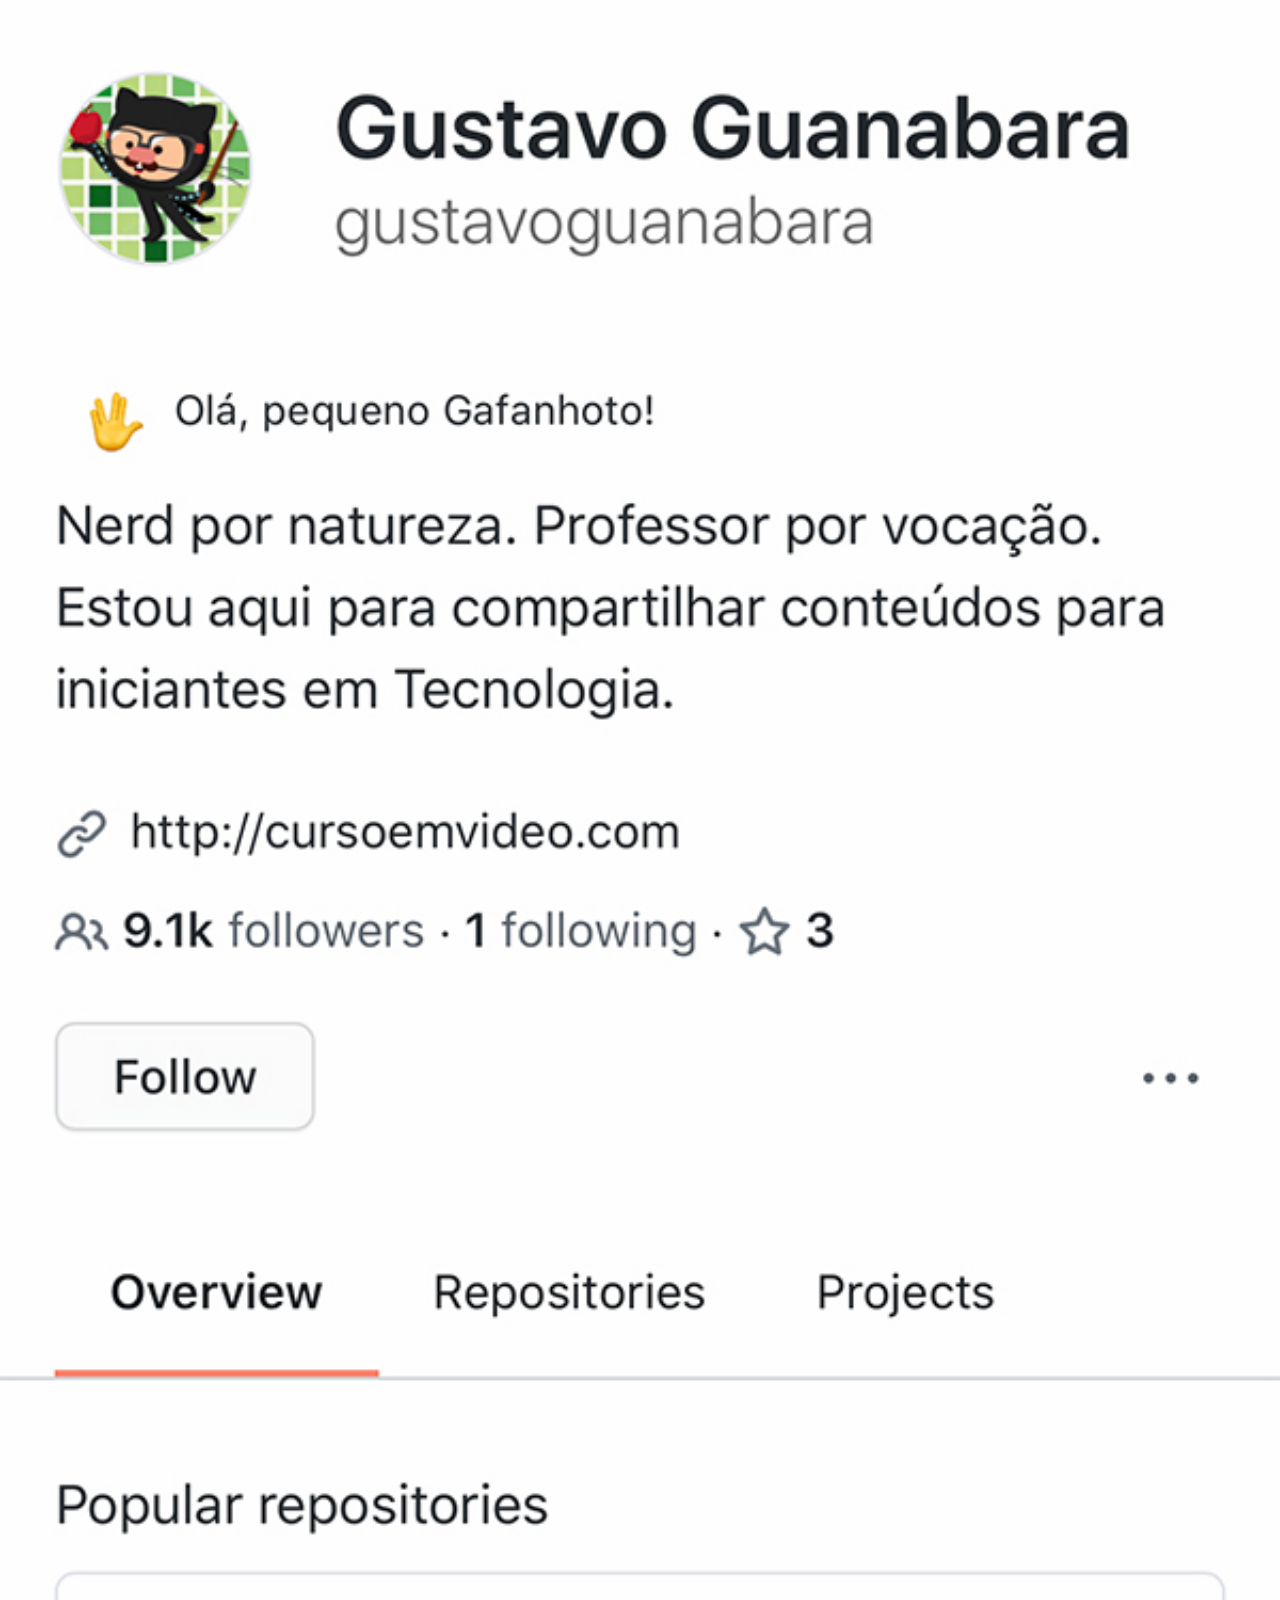
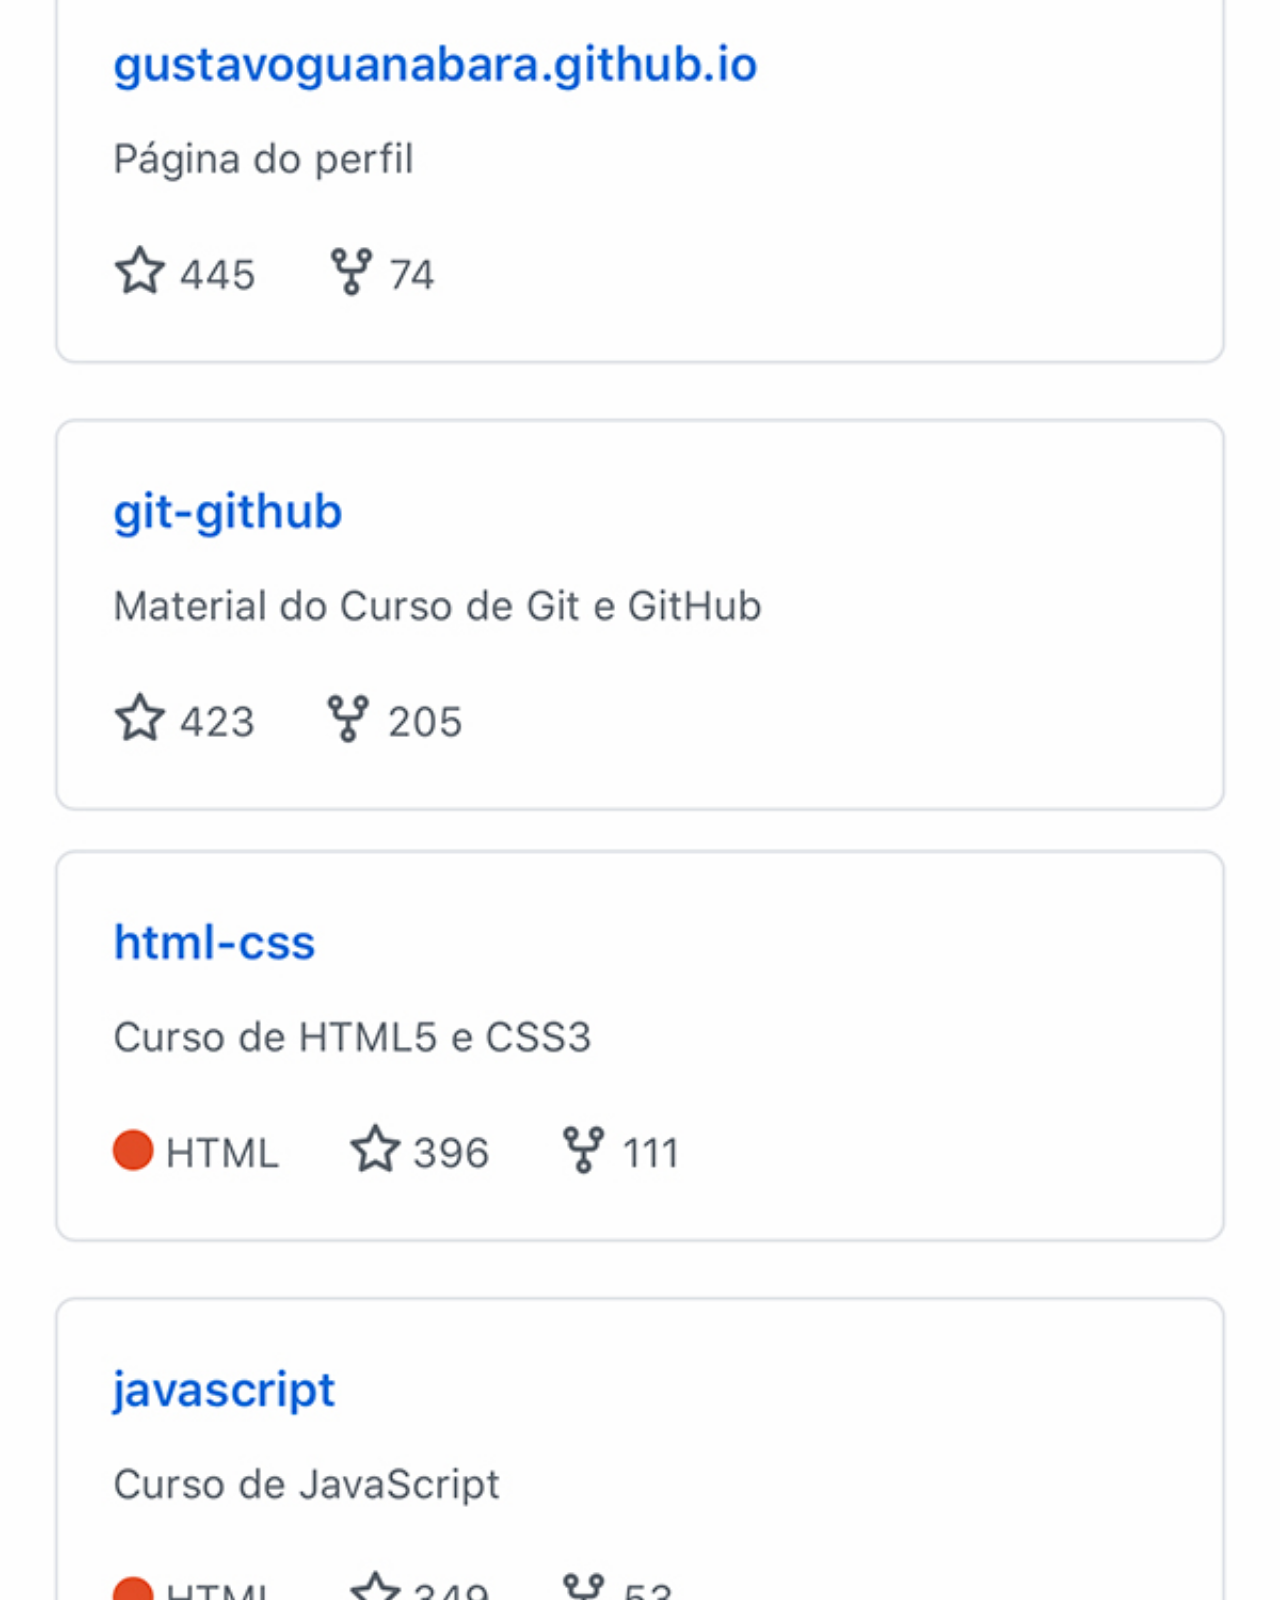
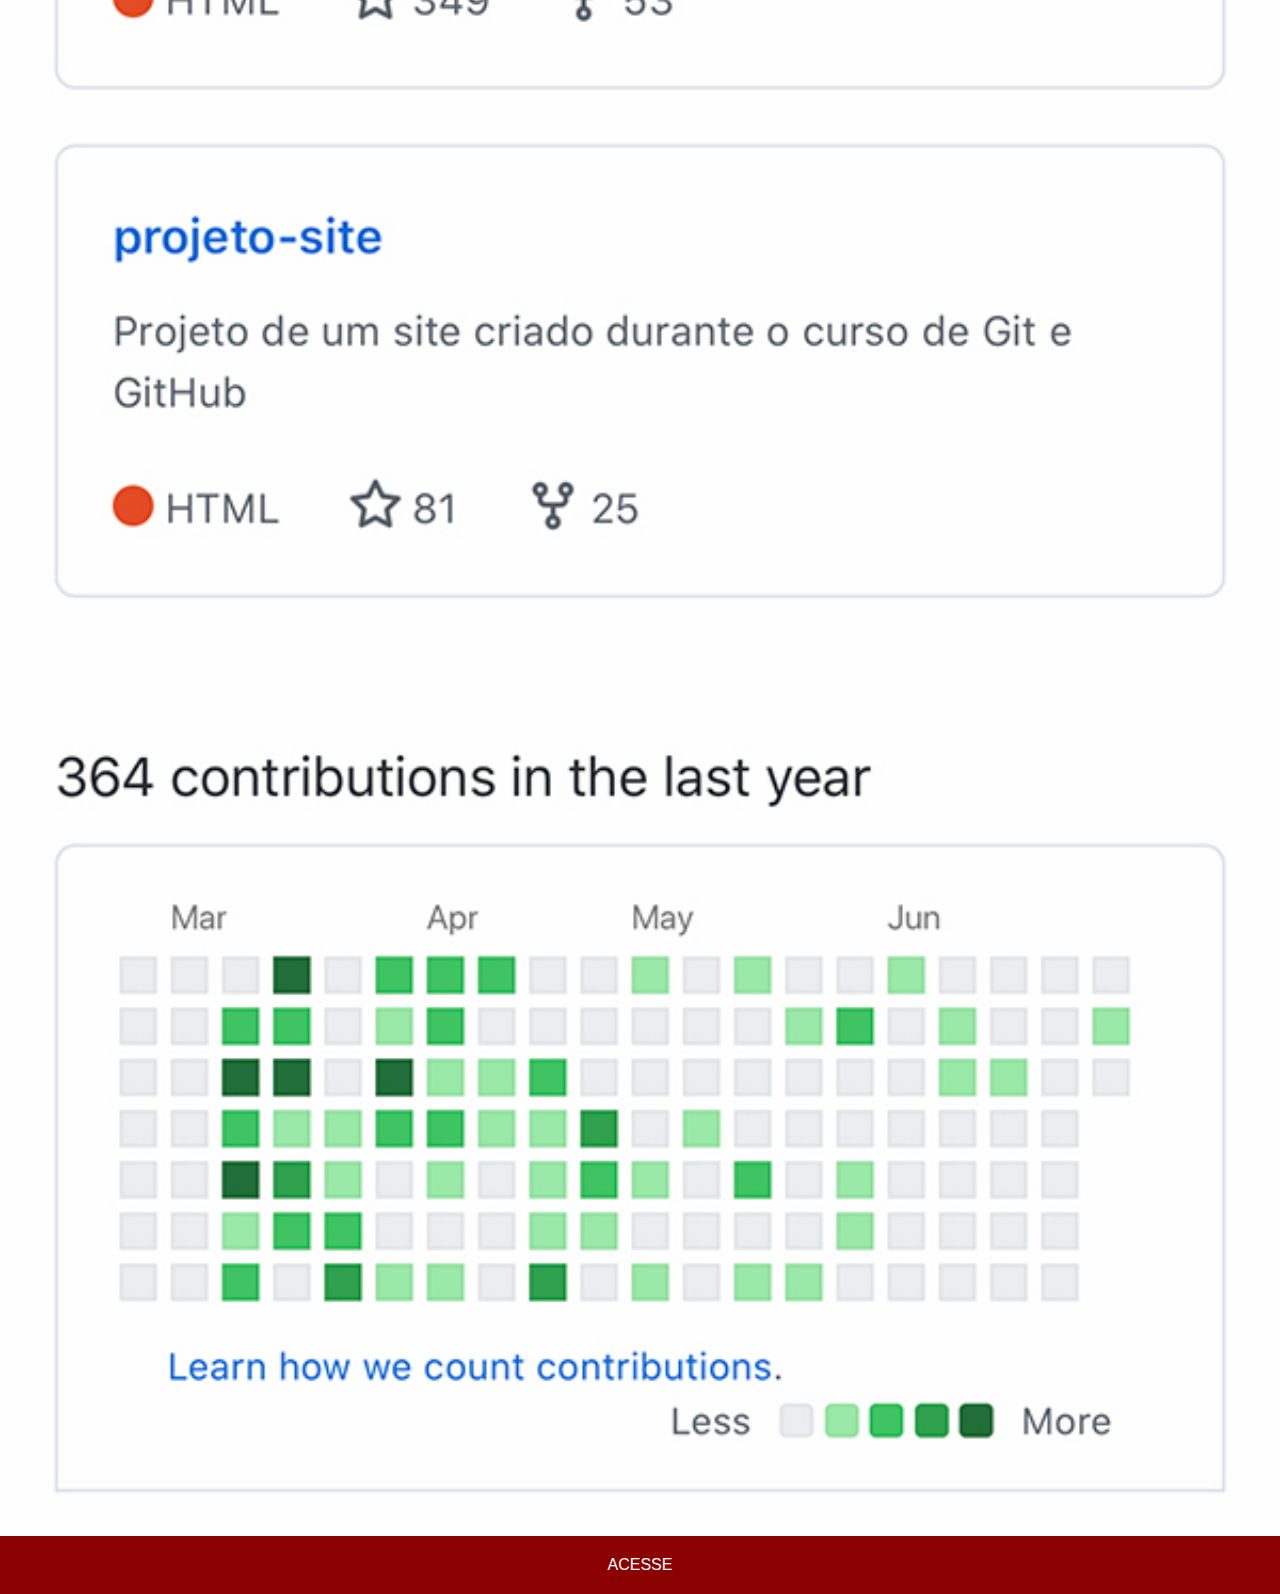
<file: projetoredessociais/github.html>
<!DOCTYPE html>
<html lang="pt-br">
<head>
    <meta charset="UTF-8">
    <meta name="viewport" content="width=device-width, initial-scale=1.0">
    <title>Github</title>
    <link rel="stylesheet" href="estilos/paginas.css">
</head>
<body>
    <img src="imagens/tela-github.jpg" alt="Github">
    <a href="https://github.com/gustavoguanabara" target="_blank">ACESSE</a>
</body>
</html>
</file>
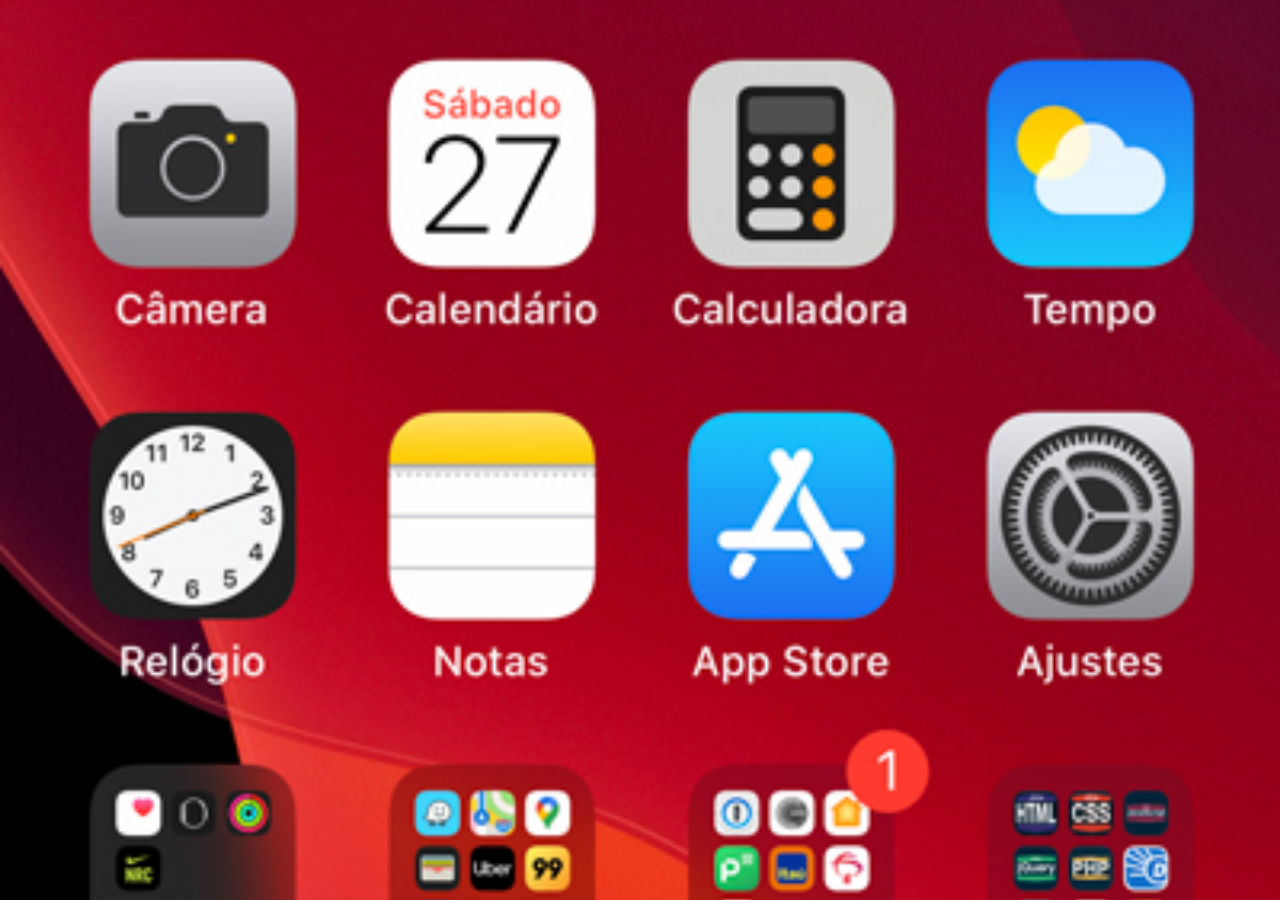
<file: projetoredessociais/home.html>
<!DOCTYPE html>
<html lang="pt-br">
<head>
    <meta charset="UTF-8">
    <meta name="viewport" content="width=device-width, initial-scale=1.0">
    <title>Home</title>
    <style>
        * {
            margin: 0px;
            padding: 0px;

        }

        body {
            height: 100vh;
            width: 100vw;
            background: black url(imagens/tela-home.jpg) no-repeat top center;
            background-size: cover;
        }
    </style>
</head>
<body>
    
</body>
</html>
</file>
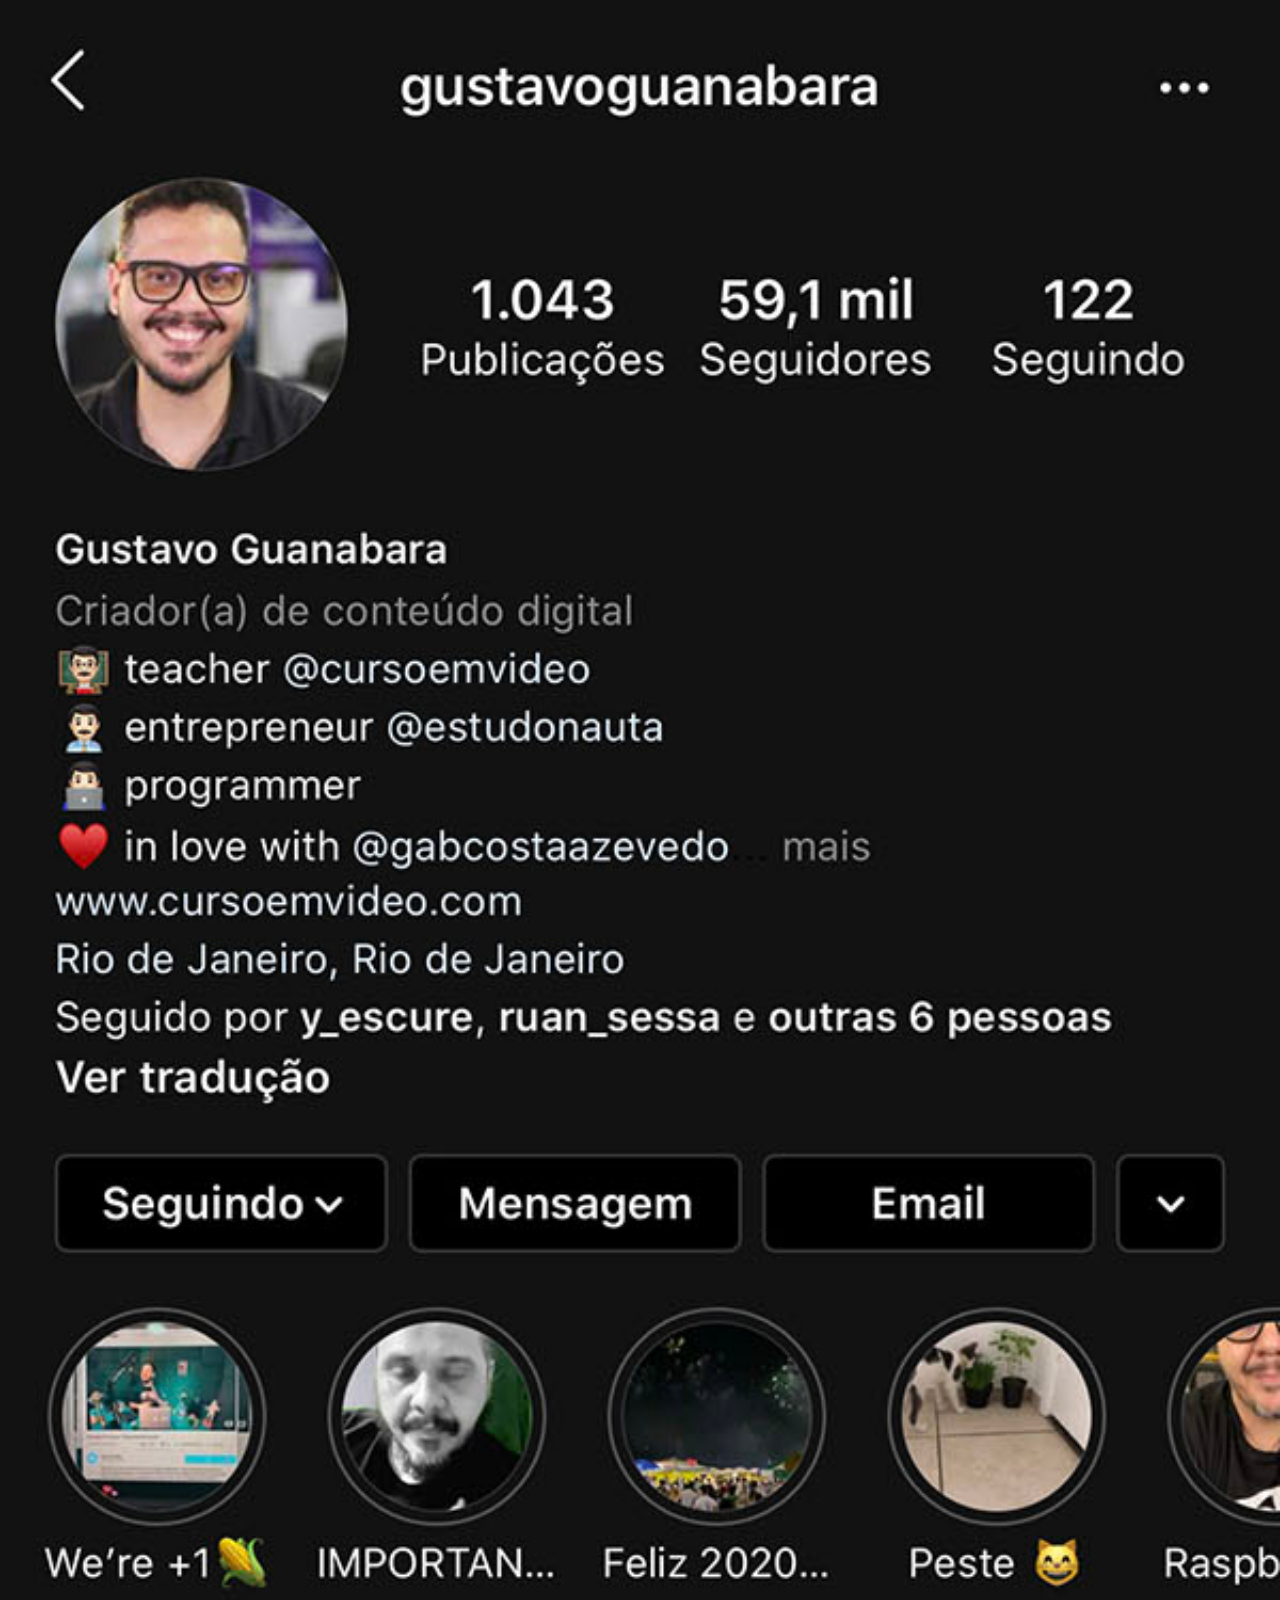
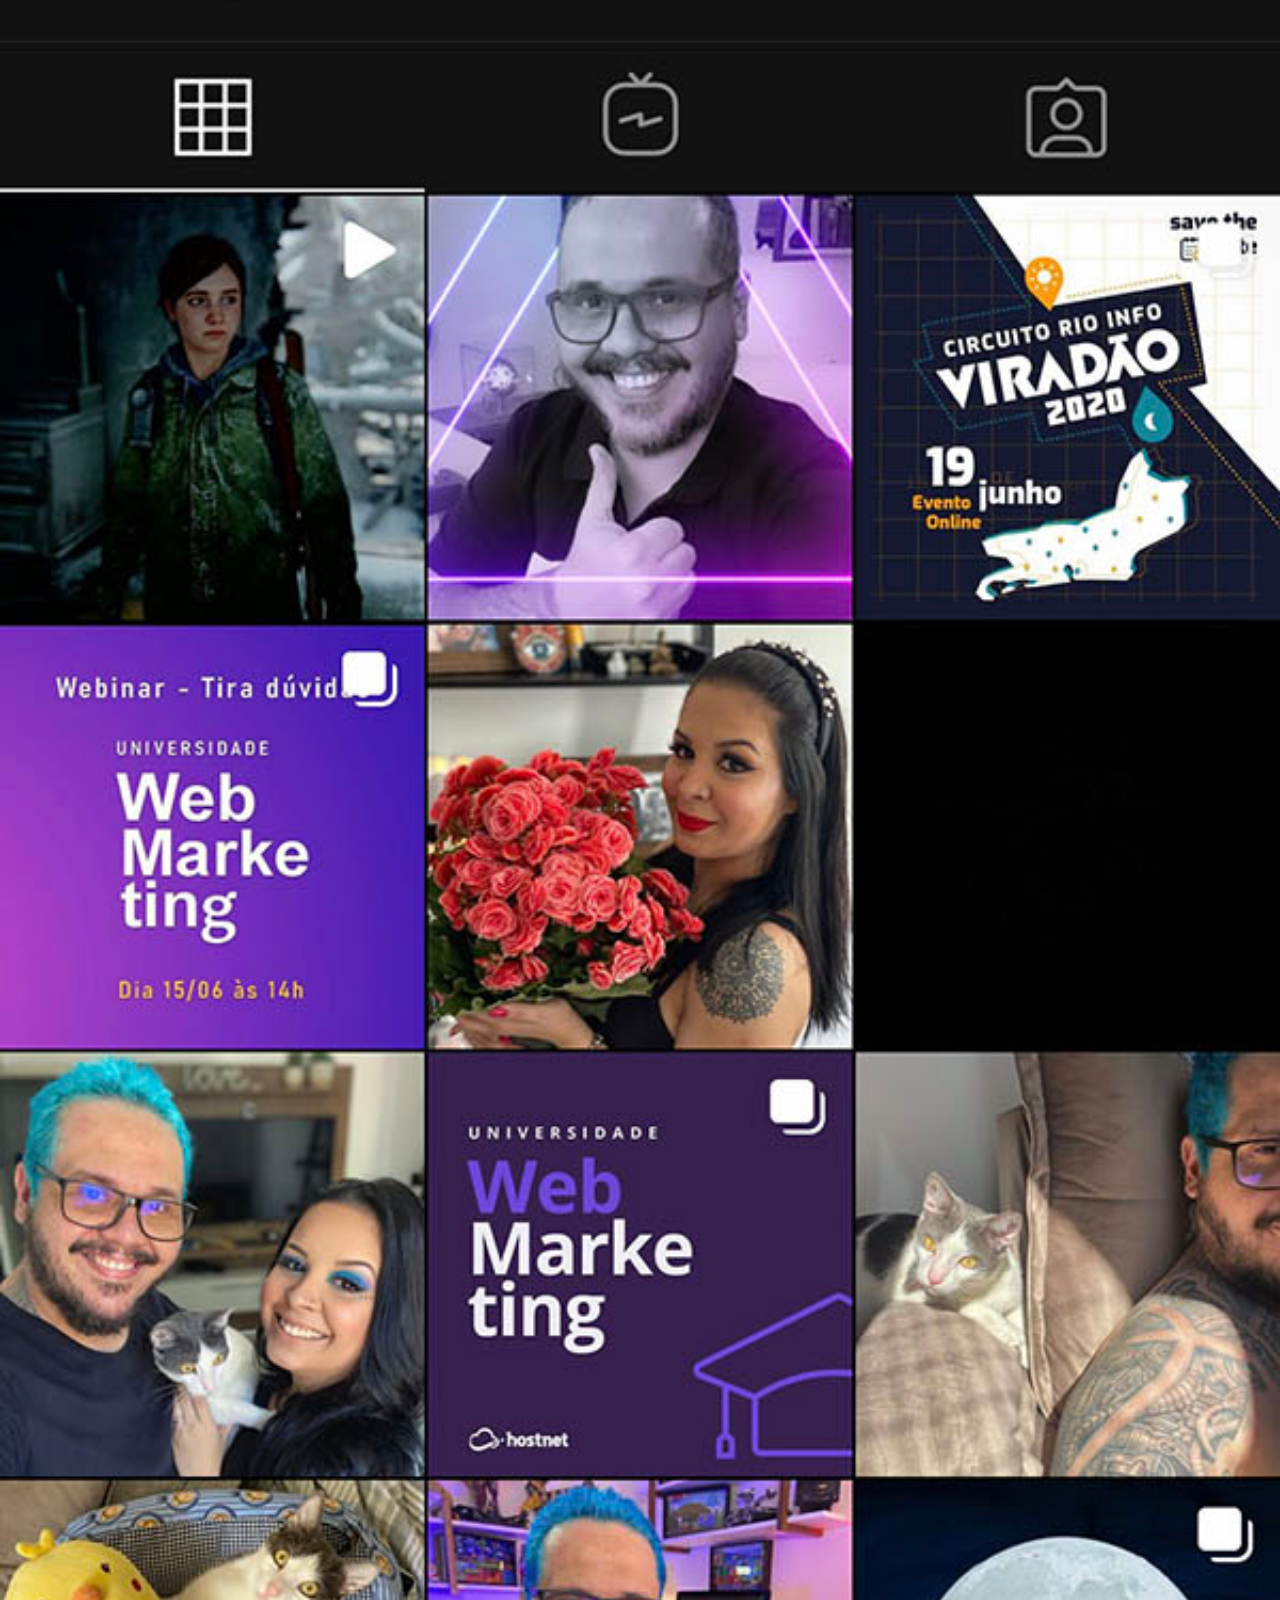
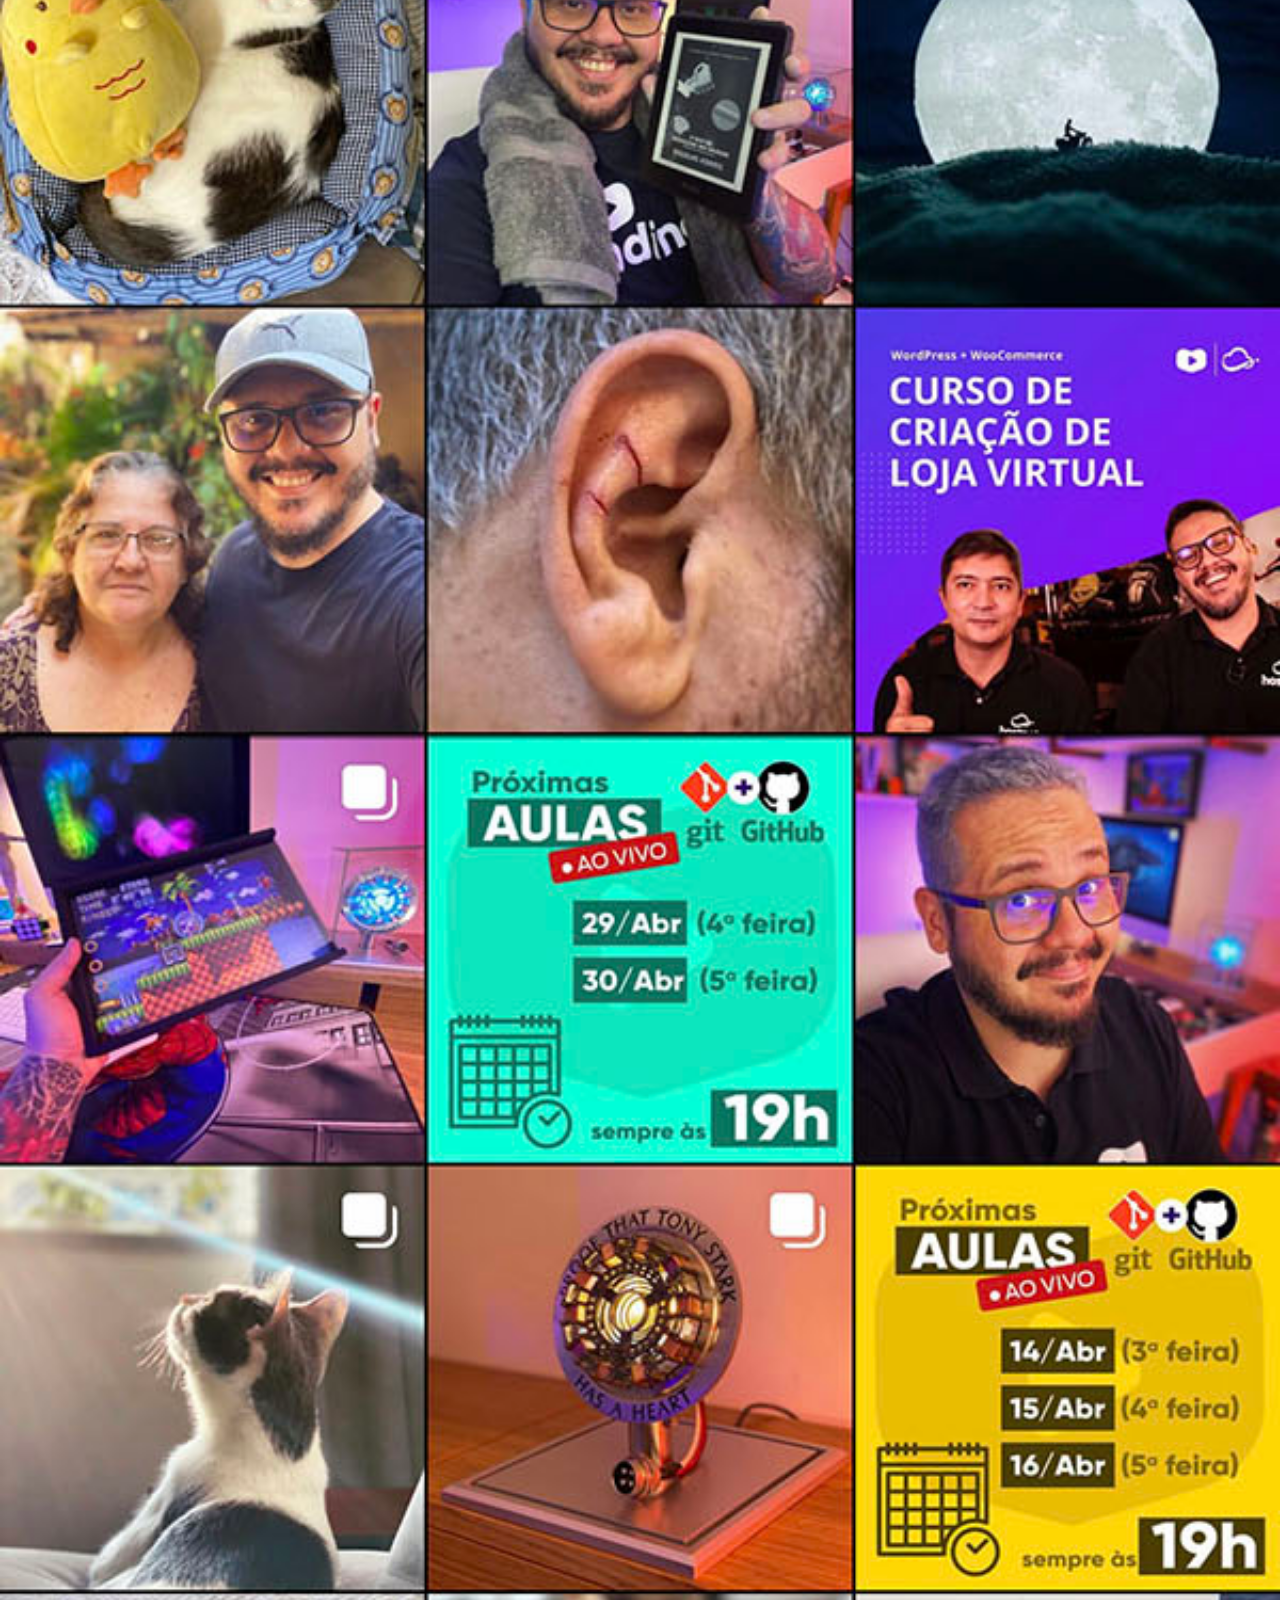
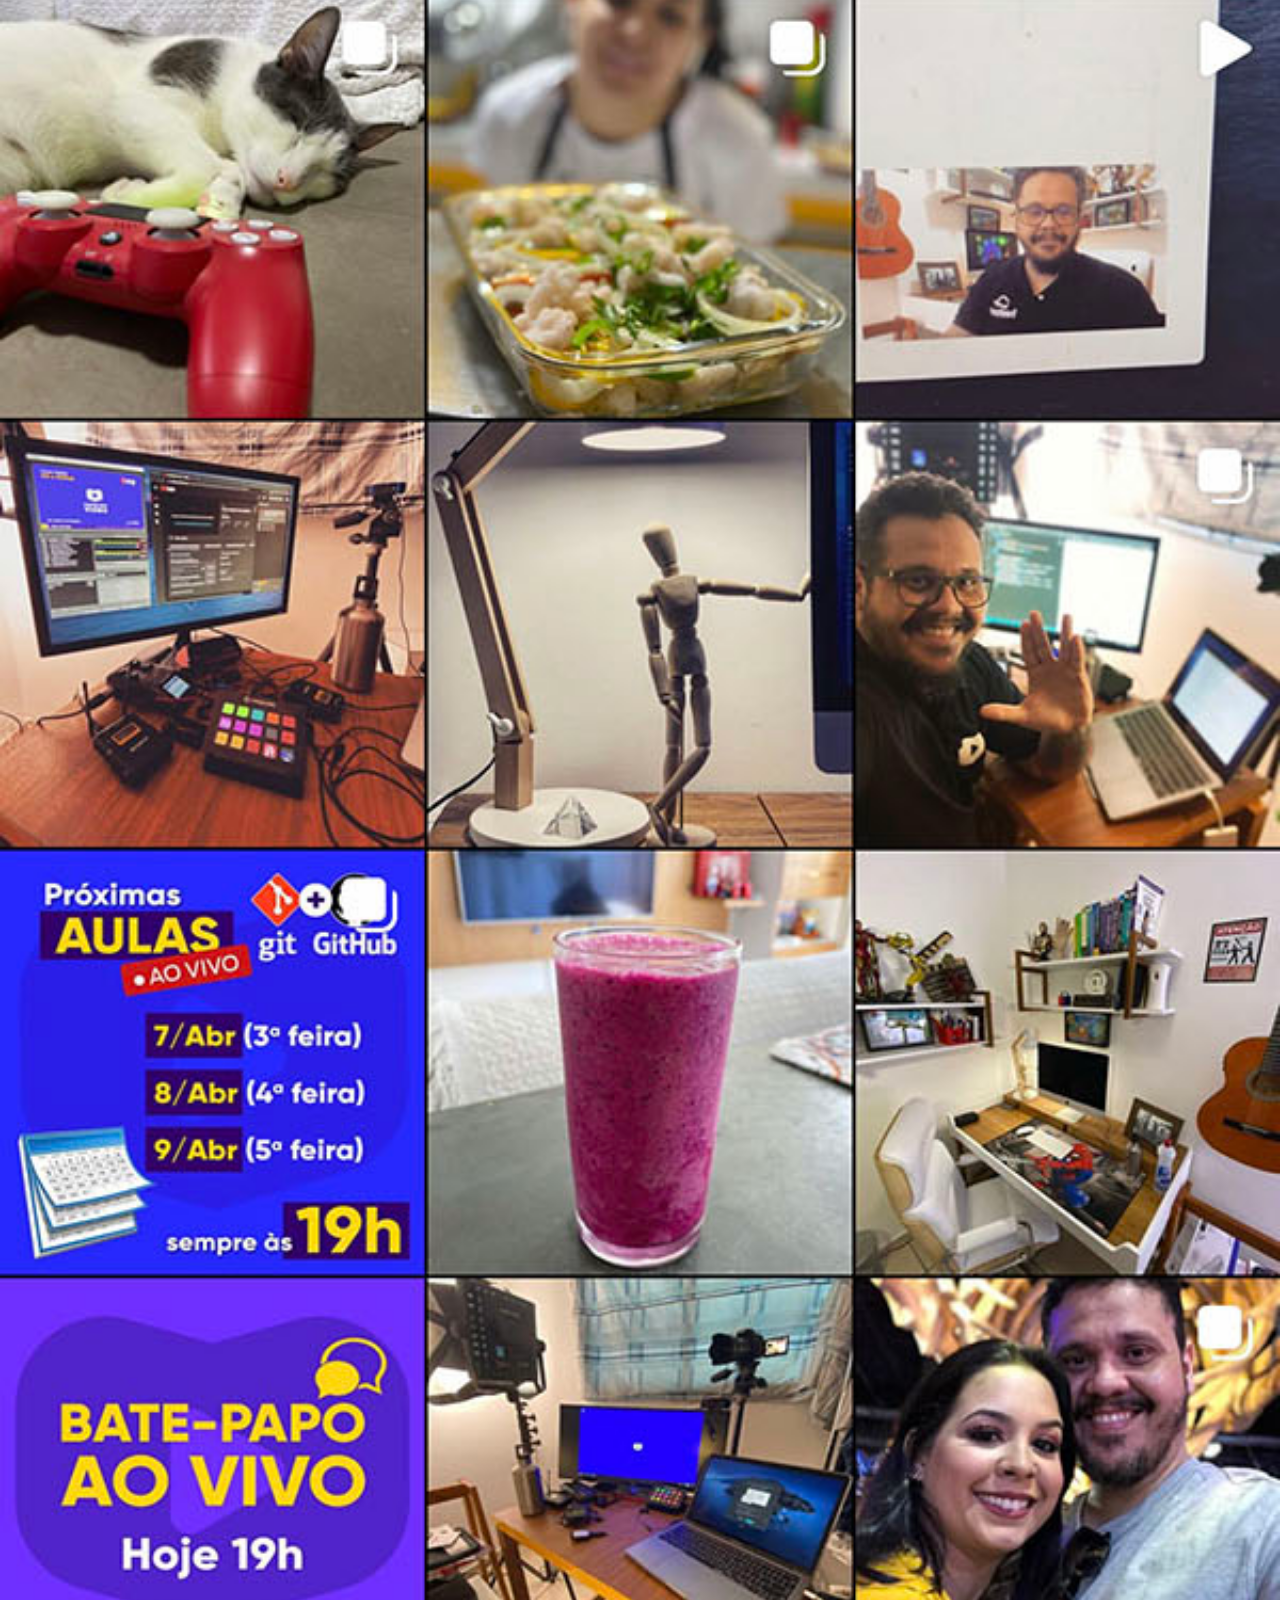
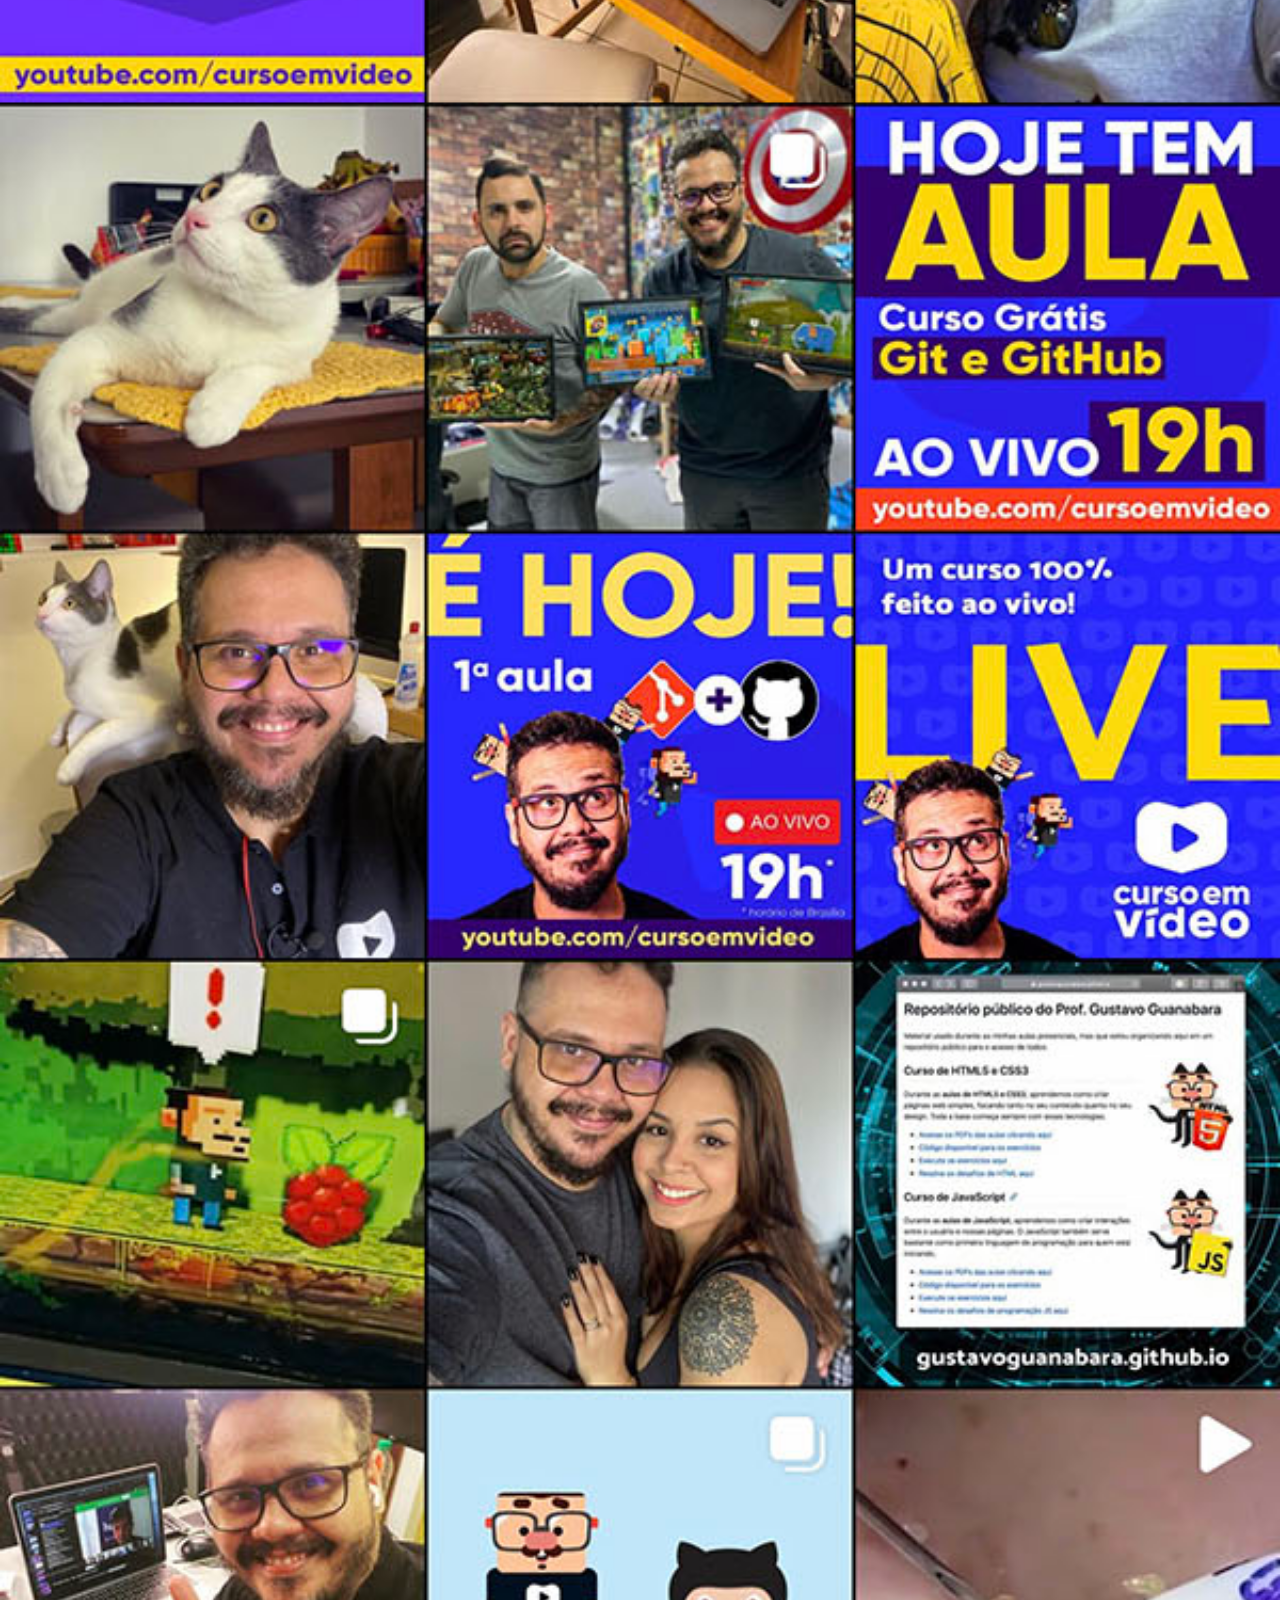
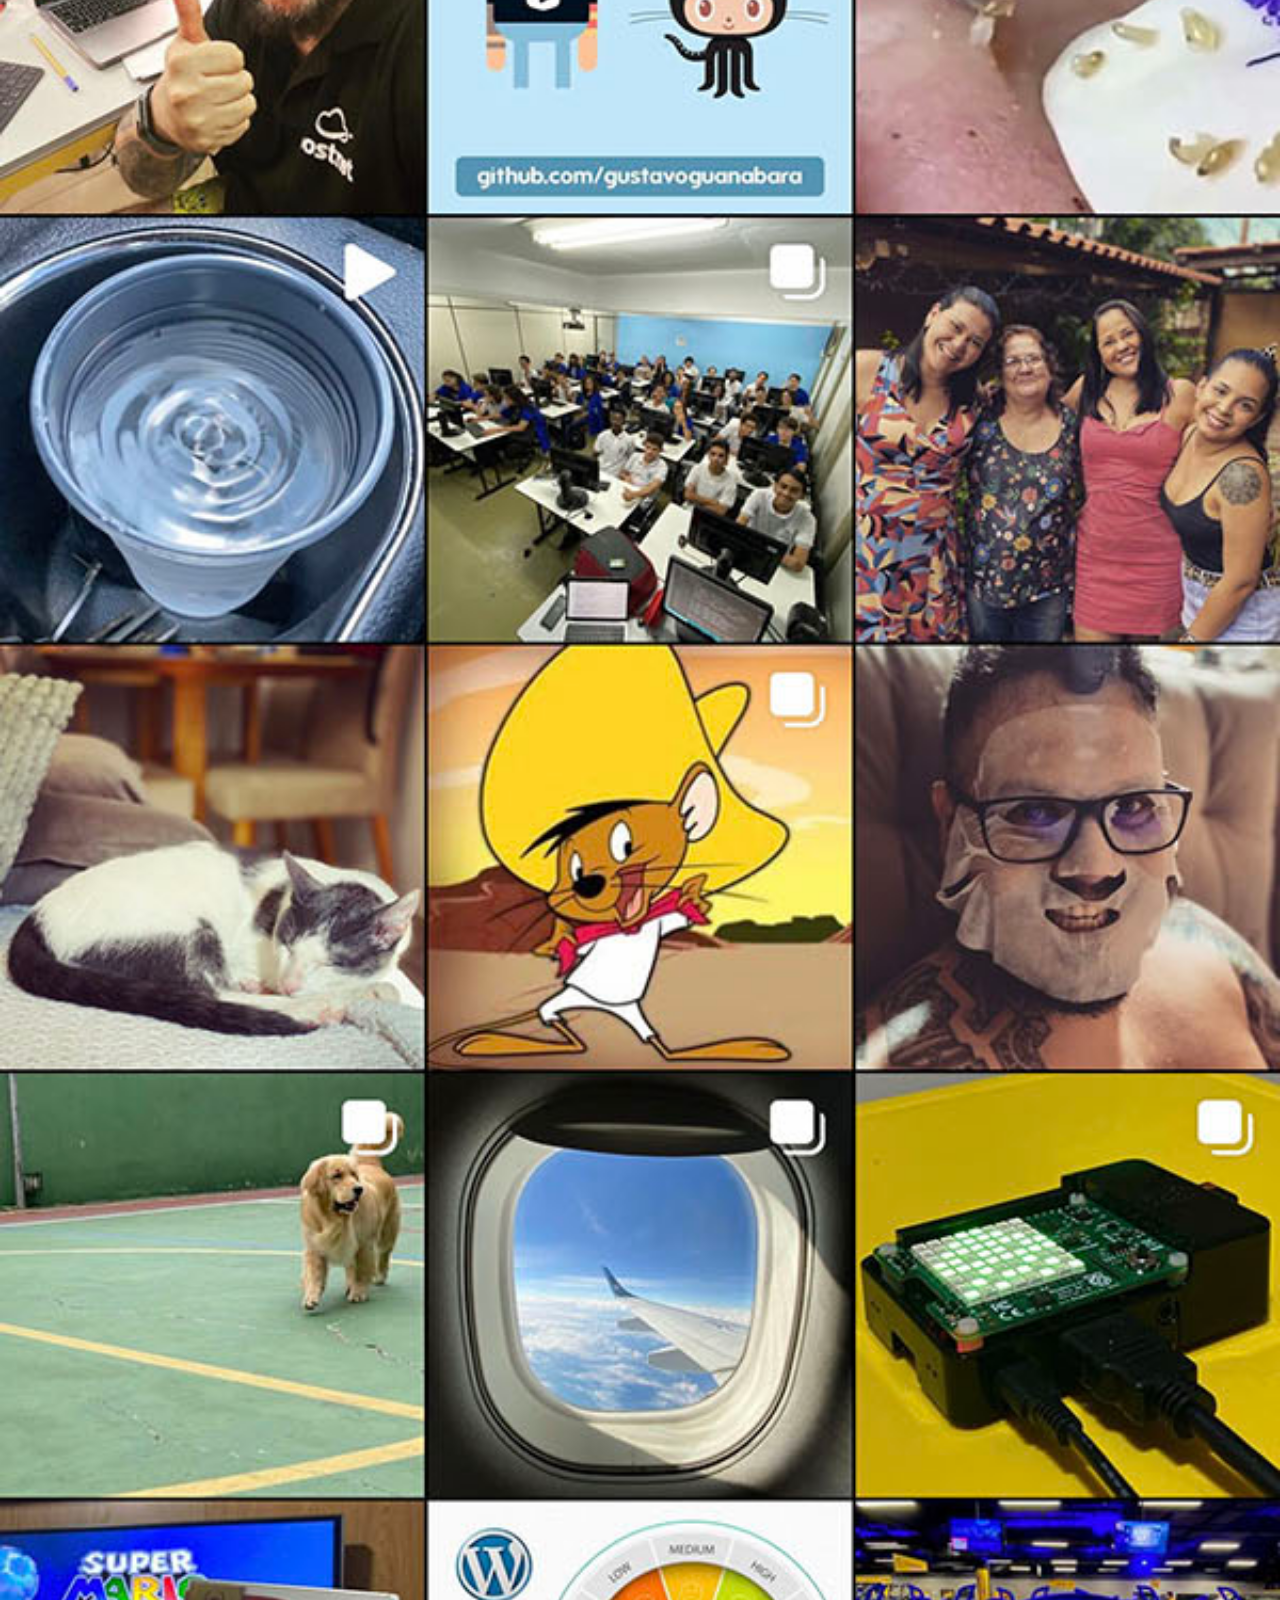
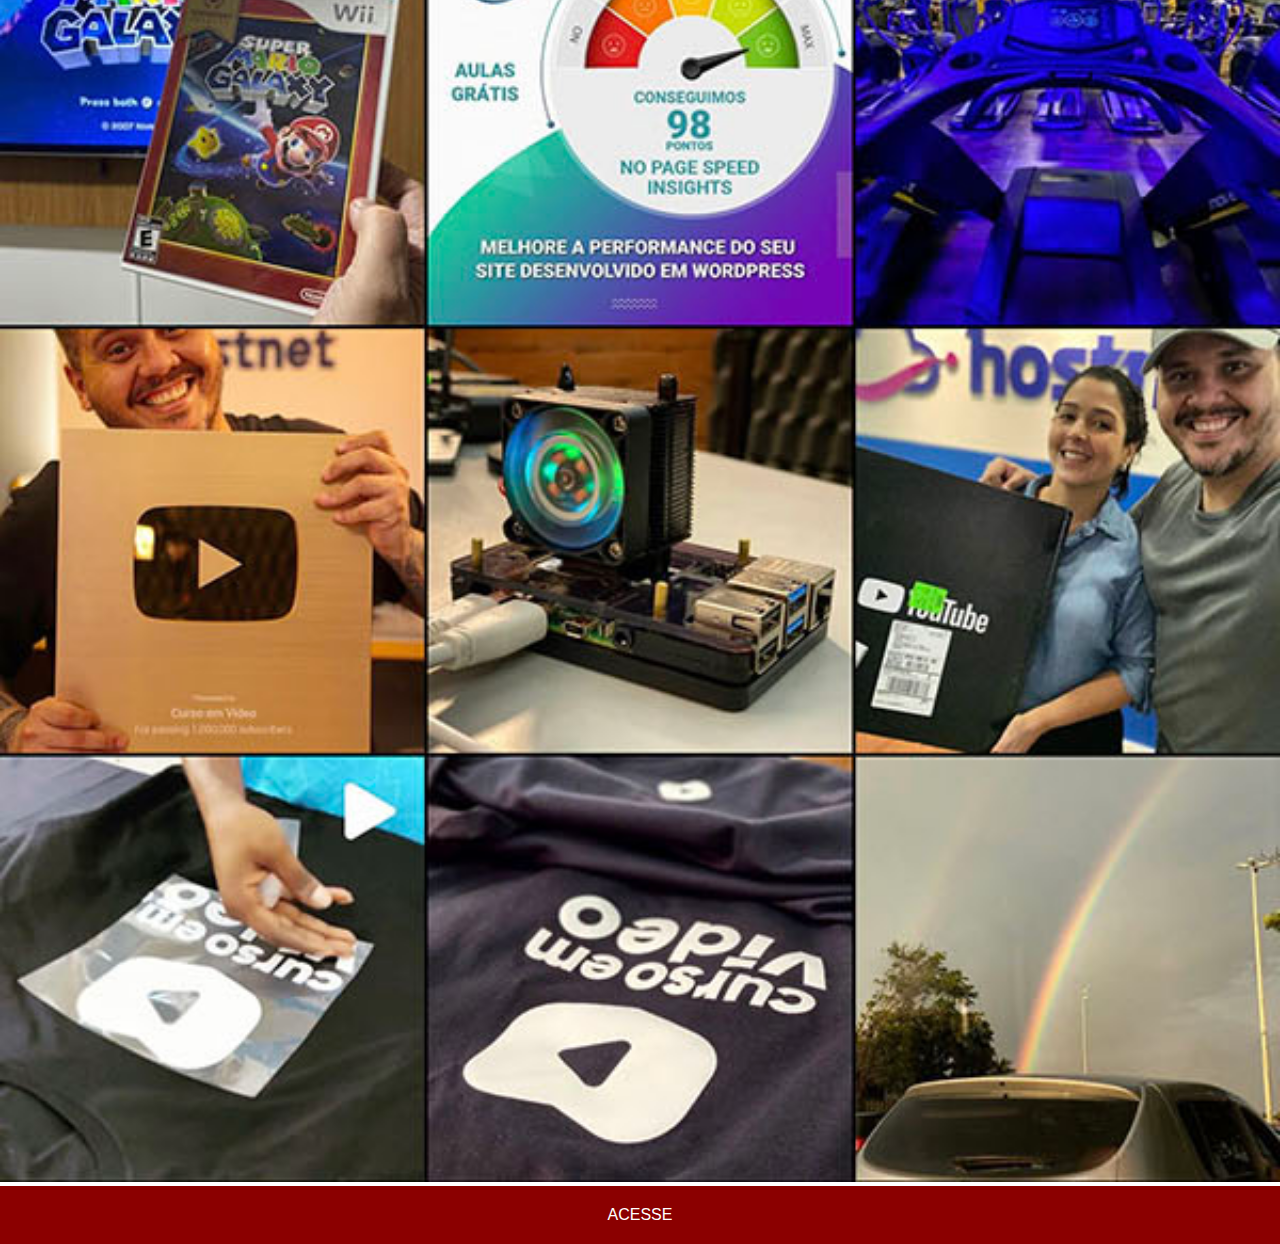
<file: projetoredessociais/instagram.html>
<!DOCTYPE html>
<html lang="pt-br">
<head>
    <meta charset="UTF-8">
    <meta name="viewport" content="width=device-width, initial-scale=1.0">
    <title>Instagram</title>
    <link rel="stylesheet" href="estilos/paginas.css">
</head>
<body>
    <img src="imagens/tela-instagram.jpg" alt="Instagram">
    <a href="#" target="_blank">ACESSE</a>
</body>
</html>
</file>
<file: projetocordel/style.css>
@charset "UTF-8";

@import url('https://fonts.googleapis.com/css2?family=Passion+One:wght@400;700;900&display=swap');

@import url('https://fonts.googleapis.com/css2?family=Sriracha&display=swap');


:root {
    --fonte1: Verdana, Geneva, tahoma, sans-serif;
    --fonte2: 'Passion One', cursive;
    --fonte3: 'Sriracha', cursive;
}


body {
    background-color: white;
    margin: 0px;
    min-height: 100vh;
}
.cabecario {
    background-color: black;
    color: white;
    padding: 20px;
    text-align: center;
}

header > h1 {
    font-size: 6vw;
    font-family: var(--fonte2);
    font-weight: 900;
    font-style: normal;
    letter-spacing: 0px;
    padding-top: 4px;
    margin: 0px;
    font-variant: small-caps;
}
header > h2{
    font-size: 1.5vw;
    font-family: var(--fonte2);
    font-style: normal;
    padding-bottom: 30px;
    border: 0px;
}

.conteudo {
    font-family: var(--fonte3);
    background-color: white;
    padding: 70px 0px 70px 30px;
    font-size: 3.5vw;
    
}
p.conteudo2 {
    display: inline-block;
    background-color: rgba(0, 0, 0, 0.462);
    padding: 10px;
    font-size: 3.5vw;
    color: white;
}

#img0 {
    background-color: black;
    background-image: url(imagens/background001.jpg);
    background-attachment: fixed;
    background-repeat: no-repeat;
    background-size: cover;
    background-position: right center;
    height: 100%;
    font-family: var(--fonte3);
    padding: 70px 0px 70px 30px;
    padding-top: 10vh;
    padding-bottom: 10vh;
    box-shadow: inset 6px 6px 13px 0px black;
}
#img1 {
    background-color: black;
    background-image: url(imagens/background002.jpg);
    background-attachment: fixed;
    background-repeat: no-repeat;
    background-size: cover;
    background-position: center center;
    height: 100%;
    font-family: var(--fonte3);
    padding: 70px 0px 70px 30px;
    padding-top: 10vh;
    padding-bottom: 10vh;
    box-shadow: inset 6px 6px 13px 0px black;
}
footer {
    background-color: black;
    color: white;
    margin-bottom: 0px;
    padding: 2px;
    text-align: center;
    font-size: 1.5em;
    font-family: var(--fonte2);
}
footer > p {
    margin: 0px;
}

a {
    text-decoration: none;
    color: white;
}

header a:hover, footer a:hover {
    text-decoration: underline;
}
</file>
<file: projetologin/estilos/style.css>
@charset "UTF-8";

* {
    padding: 0px;
    margin: 0px;
    font-family: system-ui, -apple-system, BlinkMacSystemFont, 'Segoe UI', Roboto, Oxygen, Ubuntu, Cantarell, 'Open Sans', 'Helvetica Neue', sans-serif;
    box-sizing: border-box;
}

html, body {
    height: 100vh;
    width: 100vw;
    background-color: purple;
    background-attachment: fixed;
}

main {
    position: relative;
    height: 100vh;
}

section#login {
    position: absolute;
    top: 50%;
    left: 50%;
    transform: translate(-50%, -50%);
    width: 300px;
    height: 570px;
    border-radius: 10px;
    background-color: rgb(255, 255, 255);
    box-shadow: 0px 0px 10px rgba(0, 0, 0, 0.397);
    overflow: hidden;
}

div#img {
    display: block;
    background: blue url(../imagens/imagem.jpg) no-repeat center center;
    background-size: cover;
    height: 40%;

}

div#login2 {
    display: block;
    margin: auto;
    text-align: center;
}

div#login2 > h1 {
    padding: 7px;
}

div#login2 > p {
    text-align: justify;
    font-size: 1em;
    padding-bottom: 10px;
    padding: 7px;
}

i {
    display: inline-block;
    padding: 9px;
    width: 15%;
    margin-bottom: 1px;
    background-color: purple;
    color: white;
    border-top-left-radius: 10px;
    border-bottom-left-radius: 10px;

}

input.login {
    display: inline-block;
    z-index: 10;
    padding: 2px;
    height: 42px;
    width: 75%;
    transform: translate(0px, -4px);
    border: 2px solid purple;
    border-radius: 10px;
    margin-bottom: 1px;
    padding-right: 12px;
    font-size: 1.2em;
}
#entrar {
    width: 90%;
    padding: 10px;
    border-radius: 10px;
    margin-bottom: 5px;
    background-color: rgb(101, 196, 142);
    color: white;
}

input#entrar:hover {
    background-color: rgb(78, 148, 108);
}

.esqueci {
    width: 90%;
    height: 42px;
    border-radius: 10px;
    margin-bottom: 5px;   
}

input.esqueci:hover {
    background-color: rgb(101, 196, 142);
}
</file>
<file: projetologin/estilos/media-query.css>
@charset "UTF-8";
/*TODAS AS DEMAIS MEDIAS*/

/*typical device breakpoints
------------------------------
Pequenas telas : até 600px
Celular: de 600px até 768px
Tablet: de 768px até 992px
Desktop: 992px ate 1200px
Grandes Telas: acima de 1200px
-------------------------------
*/

@media screen and (min-width: 768px) and (max-width:992px) {
    body {
        background-image: linear-gradient(to bottom, purple, rgb(101, 196, 142));
    }
    section#login {
        width: 80vw;
        max-height: 400px;

    }

    section#login > div#img {
        float: left;
        width: 30%;
        height: 100%;
    }

    section#login > div#login2 {
        float: right;
        width: 70%;
        height: 100%;
    }
}

@media screen and (min-width: 992px) and (max-width:1200px) {
    body {
        background-image: linear-gradient(to bottom, purple, rgb(101, 196, 142));
    }
    section#login {
        width: 80vw;
        max-height: 400px;

    }

    section#login > div#img {
        float: right;
        width: 50%;
        height: 100%;
    }

    section#login > div#login2 {
        float: left;
        width: 50%;
        height: 100%;
    }
}

@media screen and (min-width: 1200px) {
    body {
        background-image: linear-gradient(to bottom, purple, rgb(101, 196, 142));
    }
    section#login {
        width: 80vw;
        max-height: 400px;

    }

    section#login > div#img {
        float: right;
        width: 60%;
        height: 100%;
    }

    section#login > div#login2 {
        float: left;
        width: 40%;
        height: 100%;
    }
}
</file>
<file: projetoredessociais/estilos/style.css>
@charset "UTF-8";


* {
    margin: 0px;
    padding: 0px;
}
html, body {
    height: 100vh;
    width: 100vw;
    background-color: black;
}

body {
    background: url(../imagens/fundo-madeira.jpg) no-repeat top center;
    background-size: cover;
    background-attachment: fixed;
}

main {
    position: relative;
    height: 100vh;
}

section#celular {
    position: absolute;
    top: 50%;
    left: 50%;
    transform: translate(-50%, -50%);
    height: 627px;
    width: 311px;
    background: url(../imagens/frame-iphone.png) no-repeat;

}

iframe#tela {
    position: relative;
    top: 80px;
    left: 19px;
    width: 268px;
    height: 470px;
}

section#sociais {
    text-align: right;
}

section#sociais img:hover {
    border: 1px solid rgba(255, 255, 255, 0.629);
    transform: translate(-3px, -3px);
    box-shadow: 5px 5px 10px rgba(0, 0, 0, 0.608);
    transition: transform .5s, border 1s;

}

section#sociais img {
    border-radius: 50%;
    width: 70px;
    margin: 10px;
    box-shadow: 2px 2px 5px rgba(0, 0, 0, 0.488);
    box-sizing: border-box;
}
</file>
<file: Siteandroid/style.css>
@charset "UTF-8";

@font-face {
    font-family: android;
    src: url(fontes/idroid.otf) format(opentype);
}

@import url('https://fonts.googleapis.com/css2?family=Bebas+Neue&display=swap');


/*Class e ID-----------------------------*/
.tandroid {
    font-family: android, arial, sans-serif;
    color: #195B38;
    text-align: left;
    font-size: 1.5em;

}
.t2android {
    font-family: android, arial, sans-serif;
    color: #195B38;
    background-image: linear-gradient(to right, #98d9b4, white);
    text-align: left;
    padding: 2px;
}
.paragrafo {
    text-align: justify;
    font-size: 16px;
    text-indent: 30px;
}
.paragrafo2 {
    margin: 0px;
    padding: 10px;
    text-align: justify;
    font-size: 16px;
    background-color: #C5EBD6;
    text-indent: 30px;
    border-bottom-left-radius: 10px;
    border-bottom-right-radius: 10px;
    box-shadow: 0px 1px 5px black;
}
.link {
    color: #195B38;
    text-decoration: none;
    font-weight: bold;
}
.video {
    background-color: #195B38;
    text-align: center;
    margin: 0px 5vw;
    max-width: 940px;
    margin: auto;
    border: #195B38;
    border-width: 10px;
    padding: 10px 10px;

}
.lista {
    display: grid;
    grid-template-columns: 1fr 1fr;
    gap: 10px;
    margin: 0px 0px;
    background-color: #C5EBD6;
    text-align: left;
    padding-left: 0px;
    margin-left: 0px;
    text-indent: 0px;
}
.t3android{
    background-color: #2FA866;
    padding: 10px;
    text-align: left;
    color: white;
    margin-bottom: 0px;
    border-top-left-radius: 10px;
    border-top-right-radius: 10px;
    box-shadow: 1px 0px 5px black;
}
.strg{
    color: #195B38;
    font-weight: bolder;
}
.pequena{
    max-width: 350px;
}
/*-------------------------------*/
/*Pseudo- Elements e pseudo-class*/
p > a:hover {
    text-decoration: underline;
}
p > a::after {
    content: '🔗';
}
nav > a:hover{
    background-color: #32b96f;
    color: white;
    border-radius: 2px;
    opacity: 1;
    border-radius: 10px;
}

/*---------------------------*/
/*Body-----------------------*/
body {
    background-color: #84E1AD;
    font-family: Arial, Helvetica, sans-serif;
    margin: 0px;
    line-height: 1.5em;

}
img{
    width: 100%;
}
/*-----------------------------*/
/* CABEÇALHO------------------ */
header{
    font-family: 'Bebas Neue', Tahoma, Geneva, Verdana, sans-serif;
    background-image: linear-gradient(#06c15a,#195B38);
    box-shadow: 1px 1px 10px black;

}
header > h1 {
    color: white;
    font-size: 1.5em;
    font-weight: bolder;
    padding: 20px;
    margin: auto;
    text-align: center;
    text-shadow: 1px 1px 2px black;
}
header > h2 {
    color: white;
    font-size: 1em;
    font-weight: bold;
    padding: 10px;
    text-align: center;
    margin: auto;
}
nav {
    color: white;
    padding: 11px;
}
nav > a {
    color: #87b69a;
    font-size: 16px;
    text-decoration: none;
    font-weight: bold;
    padding: 10px;
    opacity: 0.7;
    transition: 0.4s;
}

/*------------------------------------*/
/*CORPO DO SITE-----------------------*/
main {
    background-color: white;
    padding: 10px;
    margin: 0px 5vw;
    max-width: 940px;
    text-align: center;
    box-shadow: 1px 1px 10px black;
    margin: auto;
}
main#final {
    background-color: white;
    padding: 10px;
    margin: 0px 5vw 15px 5vw;
    max-width: 940px;
    margin: auto;
    text-align: center;
    box-shadow: 1px 1px 10px black;
    border-bottom-left-radius: 10px;
    border-bottom-right-radius: 10px;
}
ul {
    list-style-type: none;

}
li::before {
    content: '✔';
    margin-right: 5px;
}
/*-----------------------------------*/
/*rodapé-----------------------------*/
footer {
    background-color: #195B38;
    color: white;
    text-align: center;
    padding: 2px;
    margin-top: 10px;
}
</file>
<file: Tela Google/style.css>
@charset "UTF-8";

body {
    margin: 0px;
    padding: 0px;
    box-sizing: border-box;
    font-family: 'Times New Roman', Times, serif;
}


header {

}

div#tools {
    display: flex;
    justify-content: flex-end;
    
}

div#tools div{
    padding: 5px;
    margin-top: 20px;
    margin-right: 20px;
    font-size: 15px;
}

div#tools div a {
    text-decoration: none;
    color: black;
}

div#account {
    width: 25px;
    height: 25px;
    background-color: blue;
    border-radius: 50%;
}

/*PARTE DO BODY */

section {
    display: flex;
    flex-direction: column;
    flex-wrap: wrap;
    align-items: center;
    justify-content: center;
}

div#container {
    display: flex;
    flex-direction: column;
    justify-content: flex-end;
    height: 400px;
}

div#logo{
    width: 400px;
    height:400px;
    background-image: url("imagens/logo.png");
    background-repeat: no-repeat;
    background-size: contain;
    background-position: bottom center;
}

div#search-box{
    position: relative;
    top: -80px;
    width: 70vw;
    height: 40px;
    background-color: red;
}

div#search-box input#search {
    width: 70vw;
    border-bottom-left-radius: 20px;
    border-top-left-radius: 20px;
    border-bottom-right-radius: 20px;
    border-top-right-radius: 20px;
    border-color: rgba(0, 0, 0, 0.218);
    box-shadow: 1px 1px 10px rgba(0, 0, 0, 0.227);
    padding: 10px;
    
}

@media screen and (min-width: 1000px){
    div#search-box input#search{
        width: 800px;
    }
}
</file>
<file: projeto cordel/style.css>
@charset "UTF-8"

@import url('https://fonts.googleapis.com/css2?family=Passion+One:wght@400;700;900&display=swap');

@import url('https://fonts.googleapis.com/css2?family=Sriracha&display=swap');





body {
    background-color: white;
    margin: 0px;
    min-height: 100vh;
}
.cabecario {
    background-color: black;
    color: white;
    padding: 20px;
    text-align: center;
}

header > h1 {
    font-size: 6vw;
    font-family: "Passion One", sans-serif;
    font-weight: 900;
    font-style: normal;
    letter-spacing: 0px;
    padding-top: 4px;
    margin: 0px;
}
header > h2{
    font-size: 1.5vw;
    font-family: "Passion One", sans-serif;
    font-style: normal;
    padding bottom: 30px;
    border: 0px;
}

.conteudo {
    font-family: "Sriracha";
    background-color: white;
    padding: 70px 0px 70px 30px;
    font-size: 3.5vw;
    
}
p.conteudo2 {
    display: inline-block;
    background-color: rgba(0, 0, 0, 0.462);
    padding: 10px;
    font-size: 3.5vw;
    color: white;
}

#img0 {
    background-color: black;
    background-image: url(imagens/background001.jpg);
    background-attachment: fixed;
    background-repeat: no-repeat;
    background-size: cover;
    background-position: center center;
    height: 100%;
    font-family: "Sriracha";
    padding: 70px 0px 70px 30px;
    padding-top: 10vh;
    padding-bottom: 10vh;
}
#img1 {
    background-color: black;
    background-image: url(imagens/background002.jpg);
    background-attachment: fixed;
    background-repeat: no-repeat;
    background-size: cover;
    background-position: center center;
    height: 100%;
    font-family: "Sriracha";
    padding: 70px 0px 70px 30px;
    padding-top: 10vh;
    padding-bottom: 10vh;
}
footer {
    background-color: black;
    color: white;
    margin-bottom: 0px;
    padding: 2px;
    text-align: center;
    font-size: 1.5em;
    font-family: "Passion One";
}
footer > p {
    margin: 0px;
}
</file>
<file: projetoredessociais/estilos/paginas.css>
@charset "UTF-8";

* {
    margin: 0px;
    padding: 0px;
    font-family: Arial, Helvetica, sans-serif;

}

::-webkit-scrollbar {
    width: 0px;
    height: 0px;

}

img {
    width: 100vw;
}
a {
    display: block;
    background-color: darkred;
    text-decoration: none;
    color: white;
    padding: 20px;
    text-align: center;
    margin: 0px;
}

a:hover {
    background-color: red;
}
</file>
